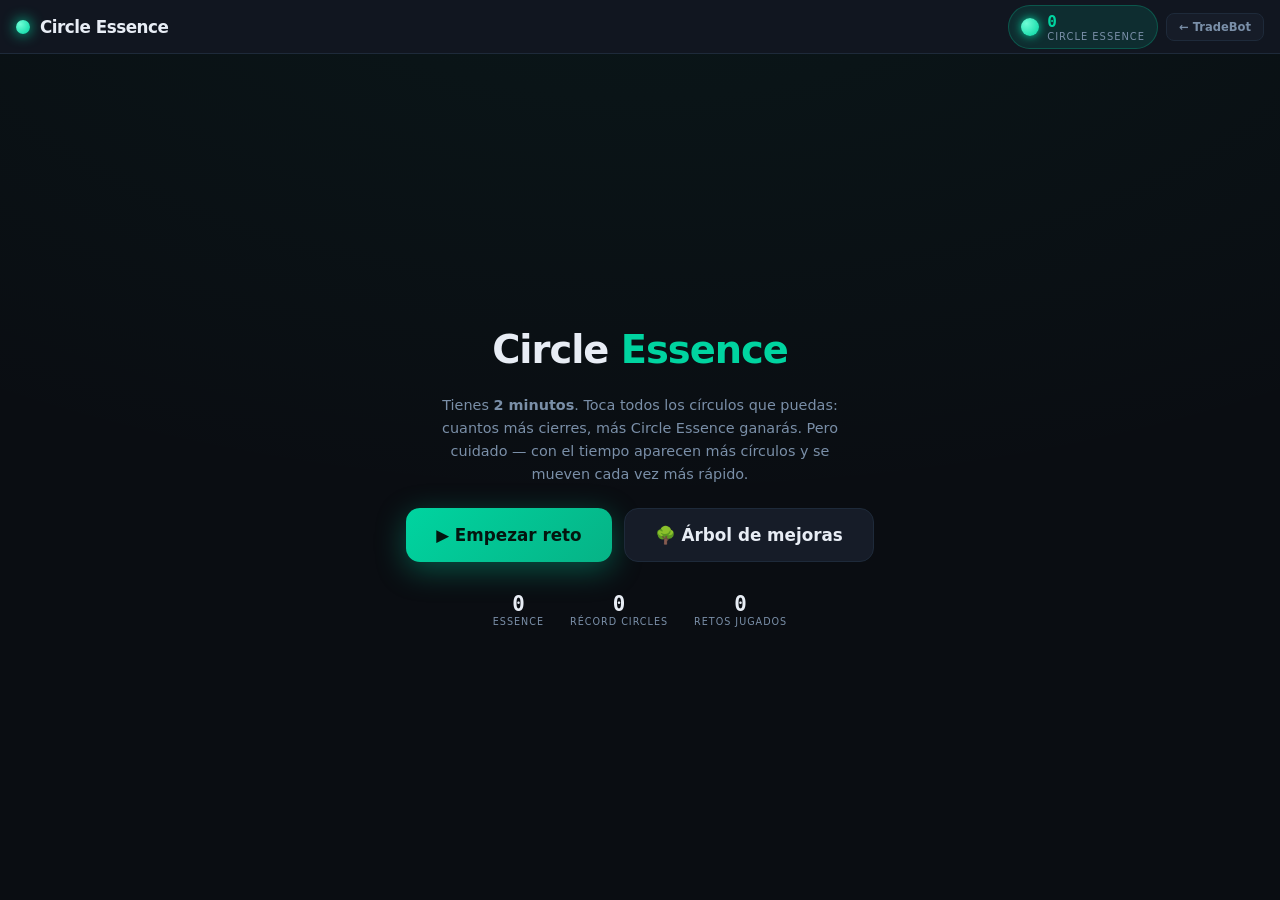
<file: game.html>
<!DOCTYPE html>
<html lang="es">
<head>
<meta charset="UTF-8">
<meta name="viewport" content="width=device-width, initial-scale=1.0, user-scalable=no">
<title>Circle Essence</title>
<style>
  :root {
    --bg: #0a0d12;
    --surface: #111620;
    --surface2: #161c28;
    --border: #1e2a3a;
    --accent: #00d4a0;
    --accent-dim: rgba(0,212,160,0.12);
    --red: #ff4d6a;
    --red-dim: rgba(255,77,106,0.12);
    --yellow: #f5c542;
    --yellow-dim: rgba(245,197,66,0.1);
    --purple: #9d7bff;
    --text: #e8edf5;
    --text2: #7a8fa8;
    --text3: #3d5068;
    --font: 'Space Grotesk', system-ui, sans-serif;
    --mono: 'JetBrains Mono', ui-monospace, monospace;
  }
  @import url('https://fonts.googleapis.com/css2?family=Space+Grotesk:wght@300;400;500;600;700&family=JetBrains+Mono:wght@400;500;600&display=swap');

  * { margin:0; padding:0; box-sizing:border-box; -webkit-tap-highlight-color: transparent; }
  html, body { height:100%; overflow:hidden; }
  body {
    background: radial-gradient(1200px 600px at 50% -10%, rgba(0,212,160,0.05), transparent), var(--bg);
    color: var(--text);
    font-family: var(--font);
    display:flex; flex-direction:column;
    user-select:none;
  }

  /* TOPBAR */
  .topbar {
    display:flex; align-items:center; justify-content:space-between;
    padding:0 16px; height:54px; flex-shrink:0;
    border-bottom:1px solid var(--border); background:var(--surface);
    z-index:30;
  }
  .brand { display:flex; align-items:center; gap:10px; font-weight:700; font-size:1.05rem; letter-spacing:-0.5px; }
  .brand .orb { width:14px; height:14px; border-radius:50%; background:radial-gradient(circle at 30% 30%, #6ffdd6, var(--accent)); box-shadow:0 0 14px var(--accent); }
  .essence-wallet {
    display:flex; align-items:center; gap:8px;
    background:var(--accent-dim); border:1px solid rgba(0,212,160,0.25);
    padding:6px 12px; border-radius:30px;
  }
  .essence-wallet .coin { width:18px; height:18px; border-radius:50%; background:radial-gradient(circle at 30% 30%, #6ffdd6, var(--accent)); box-shadow:0 0 10px var(--accent); flex-shrink:0; }
  .essence-wallet .amt { font-family:var(--mono); font-weight:700; font-size:1rem; color:var(--accent); }
  .essence-wallet .lbl { font-size:0.62rem; color:var(--text2); text-transform:uppercase; letter-spacing:1px; }

  .topbar .right { display:flex; align-items:center; gap:8px; }
  .icon-link {
    background:var(--surface2); border:1px solid var(--border); color:var(--text2);
    border-radius:8px; padding:6px 12px; font-size:0.72rem; font-weight:600; cursor:pointer;
    text-decoration:none; transition:all .15s; font-family:var(--font);
  }
  .icon-link:hover { border-color:var(--accent); color:var(--accent); }

  /* VIEW LAYOUT */
  .stage { flex:1; position:relative; overflow:hidden; min-height:0; }
  .view { position:absolute; inset:0; display:none; }
  .view.active { display:flex; }

  /* ---- HOME / MENU ---- */
  #view-home { flex-direction:column; align-items:center; justify-content:center; gap:22px; padding:24px; text-align:center; }
  .home-title { font-size:2.4rem; font-weight:700; letter-spacing:-1px; }
  .home-title span { color:var(--accent); }
  .home-sub { color:var(--text2); max-width:440px; line-height:1.6; font-size:0.9rem; }
  .home-actions { display:flex; gap:12px; flex-wrap:wrap; justify-content:center; }
  .big-btn {
    border:none; cursor:pointer; font-family:var(--font); font-weight:700;
    padding:16px 30px; border-radius:14px; font-size:1.05rem; transition:transform .12s, box-shadow .2s;
  }
  .big-btn.play { background:linear-gradient(135deg, var(--accent), #06b386); color:#04150f; box-shadow:0 8px 30px rgba(0,212,160,0.35); }
  .big-btn.tree { background:var(--surface2); color:var(--text); border:1px solid var(--border); }
  .big-btn:active { transform:scale(0.96); }
  .home-stats { display:flex; gap:26px; margin-top:8px; flex-wrap:wrap; justify-content:center; }
  .home-stat { text-align:center; }
  .home-stat .v { font-family:var(--mono); font-size:1.3rem; font-weight:700; }
  .home-stat .l { font-size:0.6rem; color:var(--text2); text-transform:uppercase; letter-spacing:1px; }

  /* ---- GAME ---- */
  #view-game { flex-direction:column; }
  .hud {
    display:flex; align-items:center; justify-content:space-between; gap:12px;
    padding:8px 14px; background:var(--surface); border-bottom:1px solid var(--border); z-index:10; flex-wrap:wrap;
  }
  .hud-block { display:flex; align-items:center; gap:8px; }
  .hud-pill { background:var(--surface2); border:1px solid var(--border); border-radius:10px; padding:5px 12px; text-align:center; min-width:78px; }
  .hud-pill .l { font-size:0.55rem; color:var(--text2); text-transform:uppercase; letter-spacing:1px; }
  .hud-pill .v { font-family:var(--mono); font-weight:700; font-size:1.05rem; }
  .hud-pill .v.circles { color:var(--accent); }
  .hud-pill .v.time { color:var(--yellow); }
  .hud-pill .v.time.low { color:var(--red); }
  .exit-btn {
    background:var(--red-dim); border:1px solid rgba(255,77,106,0.35); color:var(--red);
    border-radius:10px; padding:6px 14px; font-weight:700; font-size:0.8rem; cursor:pointer; font-family:var(--font);
    transition:all .15s;
  }
  .exit-btn:hover { background:rgba(255,77,106,0.2); }
  .timebar { height:4px; background:var(--surface2); position:relative; flex-shrink:0; }
  .timebar .fill { position:absolute; left:0; top:0; bottom:0; background:linear-gradient(90deg, var(--accent), var(--yellow)); width:100%; transition:width .25s linear; }
  #game-canvas { flex:1; display:block; width:100%; touch-action:none; cursor:crosshair; }

  .combo-flash {
    position:absolute; pointer-events:none; font-family:var(--mono); font-weight:700;
    color:var(--accent); text-shadow:0 0 10px rgba(0,212,160,0.6); font-size:1rem;
    animation:floatUp .8s ease-out forwards; z-index:20;
  }
  @keyframes floatUp { from{opacity:1; transform:translateY(0) scale(1);} to{opacity:0; transform:translateY(-40px) scale(1.3);} }

  /* ---- UPGRADE TREE ---- */
  #view-tree { flex-direction:column; }
  .tree-head { display:flex; align-items:center; justify-content:space-between; padding:12px 16px; border-bottom:1px solid var(--border); background:var(--surface); flex-wrap:wrap; gap:10px; }
  .tree-head h2 { font-size:1.2rem; font-weight:700; }
  .tree-head h2 small { color:var(--text2); font-weight:400; font-size:0.75rem; display:block; margin-top:2px; }
  .tree-scroll { flex:1; overflow:auto; padding:24px; }
  .tree-grid { display:flex; gap:26px; align-items:flex-start; min-width:min-content; padding-bottom:20px; }
  .branch { display:flex; flex-direction:column; align-items:center; gap:0; min-width:172px; }
  .branch-title { font-weight:700; font-size:0.92rem; margin-bottom:4px; text-align:center; }
  .branch-icon { font-size:1.4rem; margin-bottom:2px; }
  .branch-desc { font-size:0.62rem; color:var(--text2); text-align:center; margin-bottom:12px; line-height:1.4; min-height:26px; }
  .node {
    width:160px; background:var(--surface); border:1px solid var(--border); border-radius:12px;
    padding:11px 12px; text-align:center; transition:all .18s; position:relative;
  }
  .node + .node { margin-top:0; }
  .connector { width:3px; height:18px; background:var(--border); }
  .connector.filled { background:var(--accent); box-shadow:0 0 8px rgba(0,212,160,0.4); }
  .node .nlvl { font-size:0.55rem; color:var(--text2); text-transform:uppercase; letter-spacing:1px; }
  .node .neffect { font-size:0.8rem; font-weight:600; margin:3px 0 7px; line-height:1.3; }
  .node .ncost {
    display:inline-flex; align-items:center; gap:5px; font-family:var(--mono); font-weight:700; font-size:0.82rem;
    background:var(--surface2); padding:4px 10px; border-radius:20px; cursor:pointer; border:1px solid var(--border); transition:all .15s;
  }
  .node .ncost .mini-coin { width:12px; height:12px; border-radius:50%; background:radial-gradient(circle at 30% 30%, #6ffdd6, var(--accent)); }
  .node.owned { border-color:rgba(0,212,160,0.5); background:linear-gradient(160deg, var(--accent-dim), var(--surface)); }
  .node.owned::after { content:"✓"; position:absolute; top:7px; right:9px; color:var(--accent); font-weight:700; font-size:0.8rem; }
  .node.affordable .ncost { border-color:var(--accent); color:var(--accent); }
  .node.affordable .ncost:hover { background:var(--accent); color:#04150f; }
  .node.locked { opacity:0.4; filter:grayscale(0.6); }
  .node.maxed .ncost { background:var(--accent-dim); color:var(--accent); cursor:default; border-color:transparent; }
  .node.cantafford .ncost { opacity:0.6; cursor:not-allowed; }
  .branch.locked-branch { opacity:0.45; }
  .branch-lock-note { font-size:0.6rem; color:var(--text3); margin-top:8px; text-align:center; max-width:150px; }

  /* ---- MODAL ---- */
  .overlay {
    position:absolute; inset:0; background:rgba(5,8,12,0.82); backdrop-filter:blur(6px);
    display:none; align-items:center; justify-content:center; z-index:50; padding:20px;
  }
  .overlay.show { display:flex; animation:fade .25s ease; }
  @keyframes fade { from{opacity:0;} to{opacity:1;} }
  .modal {
    background:var(--surface); border:1px solid var(--border); border-radius:18px; padding:26px;
    max-width:380px; width:100%; text-align:center; box-shadow:0 20px 60px rgba(0,0,0,0.6);
    animation:pop .3s cubic-bezier(.2,1.2,.4,1);
  }
  @keyframes pop { from{transform:scale(0.85); opacity:0;} to{transform:scale(1); opacity:1;} }
  .modal h3 { font-size:1.35rem; margin-bottom:6px; }
  .modal .reward-coin { width:64px; height:64px; border-radius:50%; margin:10px auto; background:radial-gradient(circle at 32% 30%, #8ffde2, var(--accent)); box-shadow:0 0 30px rgba(0,212,160,0.5); display:flex; align-items:center; justify-content:center; font-size:1.6rem; }
  .modal .reward-amt { font-family:var(--mono); font-size:2.2rem; font-weight:700; color:var(--accent); }
  .modal .reward-label { font-size:0.7rem; color:var(--text2); text-transform:uppercase; letter-spacing:1px; margin-bottom:6px; }
  .modal .breakdown { font-size:0.78rem; color:var(--text2); line-height:1.7; margin:12px 0; background:var(--surface2); border-radius:10px; padding:12px; }
  .modal .breakdown b { color:var(--text); }
  .modal .warn { color:var(--yellow); font-size:0.78rem; line-height:1.5; margin:10px 0; }
  .modal-actions { display:flex; gap:10px; margin-top:8px; }
  .modal-actions button { flex:1; border:none; cursor:pointer; font-family:var(--font); font-weight:700; padding:12px; border-radius:11px; font-size:0.9rem; transition:transform .1s; }
  .modal-actions button:active { transform:scale(0.95); }
  .btn-ghost { background:var(--surface2); color:var(--text); border:1px solid var(--border) !important; }
  .btn-go { background:linear-gradient(135deg, var(--accent), #06b386); color:#04150f; }
  .btn-danger { background:var(--red-dim); color:var(--red); border:1px solid rgba(255,77,106,0.4) !important; }

  .toast {
    position:absolute; bottom:20px; left:50%; transform:translateX(-50%) translateY(20px);
    background:var(--surface2); border:1px solid var(--border); color:var(--text);
    padding:10px 18px; border-radius:12px; font-size:0.82rem; opacity:0; transition:all .3s; z-index:60; pointer-events:none;
  }
  .toast.show { opacity:1; transform:translateX(-50%) translateY(0); }
</style>
</head>
<body>

<!-- TOPBAR -->
<div class="topbar">
  <div class="brand"><div class="orb"></div> Circle Essence</div>
  <div class="right">
    <div class="essence-wallet" title="Tu Circle Essence">
      <div class="coin"></div>
      <div>
        <div class="amt" id="wallet-amt">0</div>
        <div class="lbl">Circle Essence</div>
      </div>
    </div>
    <a class="icon-link" href="index.html">← TradeBot</a>
  </div>
</div>

<div class="stage">

  <!-- HOME -->
  <div class="view active" id="view-home">
    <div class="home-title">Circle <span>Essence</span></div>
    <div class="home-sub">Tienes <b>2 minutos</b>. Toca todos los círculos que puedas: cuantos más cierres, más Circle Essence ganarás. Pero cuidado — con el tiempo aparecen más círculos y se mueven cada vez más rápido.</div>
    <div class="home-actions">
      <button class="big-btn play" onclick="Game.start()">▶ Empezar reto</button>
      <button class="big-btn tree" onclick="UI.show('tree')">🌳 Árbol de mejoras</button>
    </div>
    <div class="home-stats">
      <div class="home-stat"><div class="v" id="home-essence">0</div><div class="l">Essence</div></div>
      <div class="home-stat"><div class="v" id="home-best">0</div><div class="l">Récord circles</div></div>
      <div class="home-stat"><div class="v" id="home-runs">0</div><div class="l">Retos jugados</div></div>
    </div>
  </div>

  <!-- GAME -->
  <div class="view" id="view-game">
    <div class="hud">
      <div class="hud-block">
        <div class="hud-pill"><div class="l">Circles</div><div class="v circles" id="hud-circles">0</div></div>
        <div class="hud-pill"><div class="l">Tiempo</div><div class="v time" id="hud-time">2:00</div></div>
        <div class="hud-pill"><div class="l">Essence proy.</div><div class="v" id="hud-proj" style="color:var(--accent)">0</div></div>
      </div>
      <button class="exit-btn" onclick="Game.requestExit()">⏏ Salir antes</button>
    </div>
    <div class="timebar"><div class="fill" id="timebar-fill"></div></div>
    <canvas id="game-canvas"></canvas>
  </div>

  <!-- UPGRADE TREE -->
  <div class="view" id="view-tree">
    <div class="tree-head">
      <h2>Árbol de mejoras <small>Gasta Circle Essence para potenciar tus retos</small></h2>
      <button class="icon-link" onclick="UI.show('home')">← Volver</button>
    </div>
    <div class="tree-scroll">
      <div class="tree-grid" id="tree-grid"></div>
    </div>
  </div>

  <!-- MODALS -->
  <div class="overlay" id="overlay-exit">
    <div class="modal">
      <h3>¿Salir antes de tiempo?</h3>
      <div class="warn" id="exit-warn"></div>
      <div class="breakdown" id="exit-breakdown"></div>
      <div class="modal-actions">
        <button class="btn-ghost" onclick="Game.cancelExit()">Seguir jugando</button>
        <button class="btn-danger" onclick="Game.confirmExit()">Salir y cobrar</button>
      </div>
    </div>
  </div>

  <div class="overlay" id="overlay-result">
    <div class="modal">
      <h3 id="result-title">¡Tiempo!</h3>
      <div class="reward-coin">🪙</div>
      <div class="reward-amt" id="result-amt">+0</div>
      <div class="reward-label">Circle Essence ganada</div>
      <div class="breakdown" id="result-breakdown"></div>
      <div class="modal-actions">
        <button class="btn-ghost" onclick="UI.show('tree'); UI.closeModals();">🌳 Mejoras</button>
        <button class="btn-go" onclick="Game.start(); UI.closeModals();">▶ Otra vez</button>
      </div>
    </div>
  </div>

  <div class="toast" id="toast"></div>
</div>

<script>
/* ====================== STATE / PERSISTENCE ====================== */
const SAVE_KEY = 'circleEssenceSave_v1';
const State = {
  essence: 0,
  bestCircles: 0,
  runs: 0,
  upgrades: {}, // id -> level
};
function loadState(){
  try {
    const raw = localStorage.getItem(SAVE_KEY);
    if (raw){ Object.assign(State, JSON.parse(raw)); }
  } catch(e){}
  if (!State.upgrades) State.upgrades = {};
}
function saveState(){
  try { localStorage.setItem(SAVE_KEY, JSON.stringify(State)); } catch(e){}
}

/* ====================== UPGRADE TREE DEFINITION ======================
   Cada rama (branch) es una cadena de niveles. Las ramas se desbloquean
   en orden: al comprar el PRIMER nivel de una rama, se desvela la siguiente. */
const TREE = [
  {
    id:'abundancia', title:'Abundancia', icon:'⭕',
    desc:'Más círculos en pantalla (base: 4).',
    levels:[
      { cost:8,   label:'+1 círculo' },
      { cost:18,  label:'+1 círculo' },
      { cost:35,  label:'+1 círculo' },
      { cost:60,  label:'+1 círculo' },
      { cost:95,  label:'+1 círculo' },
    ]
  },
  {
    id:'esencia', title:'Esencia', icon:'💎',
    desc:'Más Circle Essence por cada círculo (XP).',
    levels:[
      { cost:12,  label:'+15% essence' },
      { cost:26,  label:'+15% essence' },
      { cost:48,  label:'+15% essence' },
      { cost:80,  label:'+20% essence' },
      { cost:130, label:'+25% essence' },
    ]
  },
  {
    id:'calma', title:'Calma', icon:'🐢',
    desc:'Los círculos se mueven más despacio.',
    levels:[
      { cost:15,  label:'-10% velocidad' },
      { cost:30,  label:'-10% velocidad' },
      { cost:55,  label:'-10% velocidad' },
      { cost:90,  label:'-12% velocidad' },
    ]
  },
  {
    id:'tiempo', title:'Tiempo', icon:'⏳',
    desc:'Más segundos de reto.',
    levels:[
      { cost:25,  label:'+15 segundos' },
      { cost:55,  label:'+15 segundos' },
      { cost:100, label:'+20 segundos' },
    ]
  },
  {
    id:'fortuna', title:'Fortuna', icon:'🌟',
    desc:'Aparecen círculos dorados que valen x5.',
    levels:[
      { cost:40,  label:'5% dorados' },
      { cost:85,  label:'+4% dorados' },
      { cost:150, label:'+4% dorados (x6)' },
    ]
  },
];

function lvl(id){ return State.upgrades[id] || 0; }
function branchIndex(id){ return TREE.findIndex(b=>b.id===id); }
// Una rama está desbloqueada si es la primera, o si la rama anterior tiene >=1 nivel comprado.
function branchUnlocked(i){
  if (i===0) return true;
  const prev = TREE[i-1];
  return lvl(prev.id) >= 1;
}

/* Efectos derivados de las mejoras */
const Effects = {
  maxCircles(){ return 4 + lvl('abundancia'); },          // base + niveles
  essenceMult(){
    const l = lvl('esencia');
    let m = 1;
    const inc = [0.15,0.15,0.15,0.20,0.25];
    for (let i=0;i<l;i++) m += inc[i];
    return m;
  },
  speedFactor(){
    const l = lvl('calma');
    const dec = [0.10,0.10,0.10,0.12];
    let f = 1;
    for (let i=0;i<l;i++) f *= (1-dec[i]);
    return f;
  },
  duration(){
    const l = lvl('tiempo');
    const add = [15,15,20];
    let d = 120;
    for (let i=0;i<l;i++) d += add[i];
    return d;
  },
  goldenChance(){
    const l = lvl('fortuna');
    const add = [0.05,0.04,0.04];
    let c = 0;
    for (let i=0;i<l;i++) c += add[i];
    return c;
  },
  goldenValue(){ return lvl('fortuna') >= 3 ? 6 : 5; }
};

/* ====================== UI ====================== */
const UI = {
  show(name){
    document.querySelectorAll('.view').forEach(v=>v.classList.remove('active'));
    document.getElementById('view-'+name).classList.add('active');
    if (name==='tree') this.renderTree();
    if (name==='home') this.renderHome();
    this.renderWallet();
  },
  renderWallet(){ document.getElementById('wallet-amt').textContent = Math.floor(State.essence); },
  renderHome(){
    document.getElementById('home-essence').textContent = Math.floor(State.essence);
    document.getElementById('home-best').textContent = State.bestCircles;
    document.getElementById('home-runs').textContent = State.runs;
  },
  closeModals(){ document.querySelectorAll('.overlay').forEach(o=>o.classList.remove('show')); },
  toast(msg){
    const t = document.getElementById('toast');
    t.textContent = msg; t.classList.add('show');
    clearTimeout(this._tt); this._tt = setTimeout(()=>t.classList.remove('show'), 1600);
  },
  renderTree(){
    const grid = document.getElementById('tree-grid');
    grid.innerHTML = '';
    TREE.forEach((branch, bi)=>{
      const unlocked = branchUnlocked(bi);
      const col = document.createElement('div');
      col.className = 'branch' + (unlocked ? '' : ' locked-branch');

      const head = document.createElement('div');
      head.innerHTML = `<div class="branch-icon">${branch.icon}</div>
                        <div class="branch-title">${branch.title}</div>
                        <div class="branch-desc">${branch.desc}</div>`;
      head.style.cssText = 'display:flex;flex-direction:column;align-items:center;';
      col.appendChild(head);

      const owned = lvl(branch.id);          // nº de niveles ya comprados en esta rama
      branch.levels.forEach((node, ni)=>{
        if (ni>0){
          const c = document.createElement('div');
          c.className = 'connector' + (owned >= ni ? ' filled' : '');
          col.appendChild(c);
        }
        const purchased = owned >= (ni+1);     // nivel ni comprado cuando owned >= ni+1
        const isNext = !purchased && owned === ni;   // el siguiente comprable de la rama
        const affordable = isNext && unlocked && State.essence >= node.cost;

        const el = document.createElement('div');
        let cls = 'node';
        if (purchased) cls += ' owned';
        else if (!unlocked || !isNext) cls += ' locked';
        else if (affordable) cls += ' affordable';
        else cls += ' cantafford';
        el.className = cls;

        el.innerHTML = `<div class="nlvl">Nivel ${ni+1}</div>
                        <div class="neffect">${node.label}</div>
                        ${purchased
                          ? '<span class="ncost" style="background:var(--accent-dim);color:var(--accent);border-color:transparent;cursor:default">Adquirido</span>'
                          : `<span class="ncost"><span class="mini-coin"></span>${node.cost}</span>`}`;

        if (isNext && unlocked){
          el.querySelector('.ncost').onclick = ()=> UI.buy(branch.id, ni, node);
        }
        col.appendChild(el);
      });

      if (!unlocked){
        const note = document.createElement('div');
        note.className = 'branch-lock-note';
        note.textContent = `🔒 Mejora "${TREE[bi-1].title}" para desbloquear`;
        col.appendChild(note);
      }

      grid.appendChild(col);
    });
  },
  buy(branchId, nodeIndex, node){
    const owned = lvl(branchId);
    if (owned !== nodeIndex){ return; }              // sólo el siguiente nivel
    if (State.essence < node.cost){ UI.toast('No tienes suficiente Circle Essence'); return; }
    State.essence -= node.cost;
    State.upgrades[branchId] = owned + 1;
    saveState();
    UI.renderWallet();
    UI.renderTree();
    const branch = TREE[branchIndex(branchId)];
    UI.toast(`✔ ${branch.title} mejorado`);
    // Si acabamos de comprar el primer nivel, la siguiente rama se desvela sola al re-render.
  }
};

/* ====================== GAME ====================== */
const Game = {
  canvas:null, ctx:null, raf:null,
  circles:[], running:false,
  circlesPopped:0, startTime:0, duration:120, lastSpawn:0,
  W:0, H:0, dpr:1,

  init(){
    this.canvas = document.getElementById('game-canvas');
    this.ctx = this.canvas.getContext('2d');
    window.addEventListener('resize', ()=>this.resize());
    const hit = (e)=>this.handleHit(e);
    this.canvas.addEventListener('pointerdown', hit);
  },
  resize(){
    if (!this.canvas) return;
    this.dpr = Math.min(window.devicePixelRatio||1, 2);
    const r = this.canvas.getBoundingClientRect();
    this.W = r.width; this.H = r.height;
    this.canvas.width = r.width * this.dpr;
    this.canvas.height = r.height * this.dpr;
    this.ctx.setTransform(this.dpr,0,0,this.dpr,0,0);
  },

  start(){
    UI.closeModals();
    UI.show('game');
    this.resize();
    this.circles = [];
    this.circlesPopped = 0;
    this.scoreUnits = 0;            // unidades ponderadas (dorados valen más)
    this.duration = Effects.duration();
    this.baseMax = Effects.maxCircles();
    this.speedFactor = Effects.speedFactor();
    this.goldenChance = Effects.goldenChance();
    this.goldenValue = Effects.goldenValue();
    this.essenceMult = Effects.essenceMult();
    this.startTime = performance.now();
    this.running = true;
    this.exitPending = false;
    // semilla inicial
    for (let i=0;i<this.baseMax;i++) this.spawn();
    this.updateHud();
    document.getElementById('hud-time').textContent = this.fmtTime(this.duration);
    document.getElementById('timebar-fill').style.width = '100%';
    cancelAnimationFrame(this.raf);
    this._last = performance.now();
    this.loop();
  },

  // dificultad: progreso 0->1 a lo largo del reto
  progress(){ return Math.min(1, (performance.now()-this.startTime)/(this.duration*1000)); },
  // nº máximo de círculos sube con el tiempo (hasta +7)
  currentMax(){ return Math.round(this.baseMax + this.progress()*7); },
  // multiplicador de velocidad: x1 al inicio, hasta x2.4 al final
  speedRamp(){ return 1 + this.progress()*1.4; },

  spawn(){
    const p = this.progress();
    const isGold = Math.random() < this.goldenChance;
    const baseR = isGold ? 16 : (22 - p*7);          // se encogen con el tiempo
    const r = Math.max(11, baseR + (Math.random()*6-3));
    // velocidad base (sin rampa de tiempo); la rampa se aplica cada frame en loop()
    const speed = (40 + Math.random()*55) * this.speedFactor;
    const ang = Math.random()*Math.PI*2;
    this.circles.push({
      x: r + Math.random()*(this.W-2*r),
      y: r + Math.random()*(this.H-2*r),
      vx: Math.cos(ang)*speed,
      vy: Math.sin(ang)*speed,
      r, gold:isGold, born:performance.now(), pulse:Math.random()*Math.PI*2
    });
  },

  handleHit(e){
    if (!this.running) return;
    const rect = this.canvas.getBoundingClientRect();
    const x = e.clientX - rect.left;
    const y = e.clientY - rect.top;
    // buscar el círculo más cercano tocado (prioriza el de encima)
    for (let i=this.circles.length-1; i>=0; i--){
      const c = this.circles[i];
      const dx = x-c.x, dy = y-c.y;
      if (dx*dx+dy*dy <= (c.r+4)*(c.r+4)){
        this.pop(c, i, x, y);
        return;
      }
    }
  },

  pop(c, i, x, y){
    this.circles.splice(i,1);
    this.circlesPopped++;
    const units = c.gold ? this.goldenValue : 1;
    this.scoreUnits += units;
    this.flash(x, y, c.gold ? `+${units}★` : '+1', c.gold);
    // respawn manteniendo el número objetivo
    this.spawn();
    this.updateHud();
  },

  flash(x,y,txt,gold){
    const el = document.createElement('div');
    el.className = 'combo-flash';
    el.textContent = txt;
    el.style.left = x+'px'; el.style.top = y+'px';
    if (gold) el.style.color = 'var(--yellow)';
    document.getElementById('view-game').appendChild(el);
    setTimeout(()=>el.remove(), 800);
  },

  projectedEssence(){ return Math.floor(this.scoreUnits * this.essenceMult); },

  updateHud(){
    document.getElementById('hud-circles').textContent = this.circlesPopped;
    document.getElementById('hud-proj').textContent = this.projectedEssence();
  },

  loop(){
    if (!this.running) return;
    const now = performance.now();
    const dt = Math.min(0.05, (now - (this._last||now))/1000);
    this._last = now;

    // mantener el número de círculos objetivo (sube con el tiempo)
    const target = this.currentMax();
    while (this.circles.length < target) this.spawn();

    // física: la rampa de tiempo acelera a TODOS los círculos por igual
    const ramp = this.speedRamp();
    for (const c of this.circles){
      c.x += c.vx*ramp*dt;
      c.y += c.vy*ramp*dt;
      if (c.x < c.r){ c.x=c.r; c.vx*=-1; }
      if (c.x > this.W-c.r){ c.x=this.W-c.r; c.vx*=-1; }
      if (c.y < c.r){ c.y=c.r; c.vy*=-1; }
      if (c.y > this.H-c.r){ c.y=this.H-c.r; c.vy*=-1; }
      c.pulse += dt*4;
    }

    this.draw();

    // tiempo
    const elapsed = (now - this.startTime)/1000;
    const remain = Math.max(0, this.duration - elapsed);
    const m = Math.floor(remain/60), s = Math.floor(remain%60);
    const tEl = document.getElementById('hud-time');
    tEl.textContent = `${m}:${s<10?'0':''}${s}`;
    tEl.classList.toggle('low', remain <= 15);
    document.getElementById('timebar-fill').style.width = (remain/this.duration*100)+'%';

    if (remain <= 0){ this.finish(false); return; }
    this.raf = requestAnimationFrame(()=>this.loop());
  },

  draw(){
    const ctx = this.ctx;
    ctx.clearRect(0,0,this.W,this.H);
    for (const c of this.circles){
      const pr = c.r + Math.sin(c.pulse)*1.5;
      const g = ctx.createRadialGradient(c.x-pr*0.3, c.y-pr*0.3, pr*0.1, c.x, c.y, pr);
      if (c.gold){
        g.addColorStop(0,'#fff3b0'); g.addColorStop(0.5,'#f5c542'); g.addColorStop(1,'#b88a00');
      } else {
        g.addColorStop(0,'#8ffde2'); g.addColorStop(0.55,'#00d4a0'); g.addColorStop(1,'#06795f');
      }
      ctx.beginPath(); ctx.arc(c.x,c.y,pr,0,Math.PI*2);
      ctx.fillStyle = g; ctx.fill();
      ctx.lineWidth = 2;
      ctx.strokeStyle = c.gold ? 'rgba(255,240,180,0.8)' : 'rgba(140,255,226,0.6)';
      ctx.stroke();
      if (c.gold){
        ctx.fillStyle='rgba(255,255,255,0.9)'; ctx.font=`${pr}px sans-serif`;
        ctx.textAlign='center'; ctx.textBaseline='middle'; ctx.fillText('★', c.x, c.y+1);
      }
    }
  },

  /* ---- salir antes de tiempo ---- */
  requestExit(){
    if (!this.running) return;
    this.running = false;
    cancelAnimationFrame(this.raf);
    this._pausedElapsed = performance.now() - this.startTime;   // congelar reloj
    const elapsed = this._pausedElapsed/1000;
    const frac = Math.min(1, elapsed/this.duration);
    // penalización: cuanto antes salgas, menos cobras de lo proyectado
    const penalty = 0.35 + 0.65*frac;          // 35% al principio -> 100% al final
    const full = this.projectedEssence();
    const payout = Math.floor(full * penalty);
    this.pendingPayout = payout;
    document.getElementById('exit-warn').innerHTML =
      `Llevas <b>${this.fmtTime(elapsed)}</b> jugados. Si sales ahora cobras menos: sólo el <b>${Math.round(penalty*100)}%</b> de tu Essence proyectada.`;
    document.getElementById('exit-breakdown').innerHTML =
      `Circles: <b>${this.circlesPopped}</b><br>` +
      `Essence completa: <b>${full}</b><br>` +
      `Penalización por salir: <b style="color:var(--red)">-${full-payout}</b><br>` +
      `<span style="font-size:0.95rem">Cobrarías: <b style="color:var(--accent)">${payout}</b> 🪙</span>`;
    document.getElementById('overlay-exit').classList.add('show');
  },
  cancelExit(){
    document.getElementById('overlay-exit').classList.remove('show');
    this.running = true; this._last = performance.now();
    // reanudar manteniendo el tiempo transcurrido antes del modal
    this.startTime = performance.now() - (this._pausedElapsed||0);
    this.raf = requestAnimationFrame(()=>this.loop());
  },
  confirmExit(){
    document.getElementById('overlay-exit').classList.remove('show');
    this.finish(true, this.pendingPayout);
  },

  fmtTime(s){ const m=Math.floor(s/60), sec=Math.floor(s%60); return `${m}:${sec<10?'0':''}${sec}`; },

  finish(early, forcedPayout){
    this.running = false;
    cancelAnimationFrame(this.raf);
    const payout = early ? forcedPayout : this.projectedEssence();
    State.essence += payout;
    State.runs += 1;
    if (this.circlesPopped > State.bestCircles) State.bestCircles = this.circlesPopped;
    saveState();
    UI.renderWallet();

    document.getElementById('result-title').textContent = early ? '⏏ Saliste antes' : '⏱ ¡Tiempo!';
    document.getElementById('result-amt').textContent = '+'+payout;
    let bd = `Circles tocados: <b>${this.circlesPopped}</b><br>` +
             `Multiplicador essence: <b>x${this.essenceMult.toFixed(2)}</b><br>`;
    if (early) bd += `<span style="color:var(--red)">Salida anticipada aplicada</span><br>`;
    bd += `Total acumulado: <b>${Math.floor(State.essence)}</b> 🪙`;
    document.getElementById('result-breakdown').innerHTML = bd;
    document.getElementById('overlay-result').classList.add('show');
  }
};

/* ====================== INIT ====================== */
loadState();
Game.init();
UI.renderWallet();
UI.renderHome();
</script>
</body>
</html>
</file>
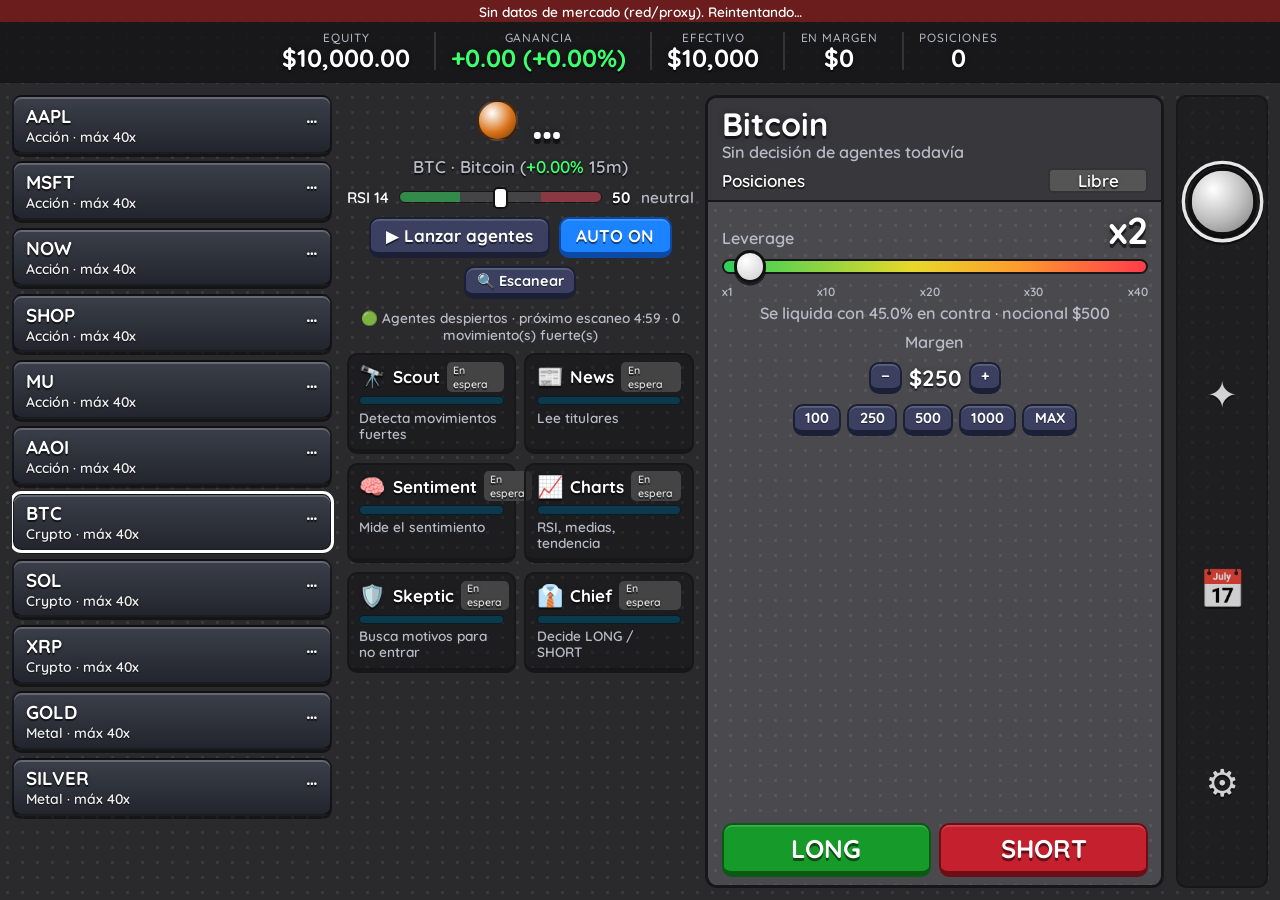
<file: grok.html>
<!DOCTYPE html>
<html lang="es">
<head>
<meta charset="UTF-8">
<meta name="viewport" content="width=device-width, initial-scale=1, viewport-fit=cover, user-scalable=no">
<meta name="theme-color" content="#2a2a2d">
<title>Grok Bot</title>
<link rel="manifest" href="manifest.webmanifest">
<link rel="icon" href="icon-192.png">
<link rel="preconnect" href="https://fonts.googleapis.com">
<link href="https://fonts.googleapis.com/css2?family=Quicksand:wght@400;500;600;700&display=swap" rel="stylesheet">
<style>
:root{
  --font:'Quicksand',ui-rounded,'Trebuchet MS',system-ui,sans-serif;
  --bg:#2a2a2d; --dot:rgba(255,255,255,.07); --panel:#4a4a4e; --panel-d:#38383c; --edge:#17171a;
  --btn:#3b4060; --btn-edge:#1c2036; --text:#fff; --muted:#b9bcc8;
  --up:#3dff6e; --down:#ff4a5c; --gold:#ffd93a; --cyan:#37f0d4; --orange:#ff9a2e; --blue:#4d8dff; --track:#0c3a4c;
  --buy:#169b2a; --buy-edge:#0a5a16; --sell:#c4202e; --sell-edge:#6e0d16;
}
.teal{ --bg:#0e5d70; --dot:rgba(0,0,0,.13); --panel:#0f4c5c; --panel-d:#0b3c49; --edge:#06303b;
  --btn:#0b57b8; --btn-edge:#08336f; --track:#082f3d; }
*{box-sizing:border-box;margin:0;padding:0;-webkit-tap-highlight-color:transparent}
html{font-size:clamp(11px,2.35vh,17px)}
html,body{height:100%;overflow:hidden;background:var(--bg);color:var(--text);font-family:var(--font);font-weight:600;
  -webkit-user-select:none;user-select:none}
#app{height:100%;display:flex;flex-direction:column;background:var(--bg);
  background-image:radial-gradient(var(--dot) 1.6px,transparent 1.8px);background-size:15px 15px;
  padding:env(safe-area-inset-top) env(safe-area-inset-right) env(safe-area-inset-bottom) env(safe-area-inset-left)}
.txt{text-shadow:0 .1em 0 rgba(0,0,0,.55),0 0 .2em rgba(0,0,0,.4)}
b{font-weight:700}
/* top strip */
#top{flex:none;background:rgba(20,20,22,.78);border-bottom:.2rem solid var(--edge);min-height:3.6rem;
  display:flex;align-items:center;justify-content:center;gap:.5rem;padding:.3rem 1rem;flex-wrap:wrap;
  font-weight:700;line-height:1.05;white-space:nowrap;overflow:hidden}
.stat{display:flex;flex-direction:column;align-items:center;min-width:5.5rem;padding:0 .9rem;border-left:.12rem solid rgba(255,255,255,.12)}
.stat:first-child{border-left:0}
.stat span{font-size:.7rem;font-weight:500;color:var(--muted);text-transform:uppercase;letter-spacing:.08em}
.stat b{font-size:1.45rem}
.teal #top{background:rgba(6,38,48,.85)}
#banner{flex:none;text-align:center;font-size:.8rem;font-weight:600;padding:.15rem;background:#6b1d1d;display:none}
#banner.on{display:block}
/* layout */
#main{flex:1;min-height:0;display:flex;gap:.7rem;padding:.7rem}
#left{flex:none;width:19rem;overflow-y:auto;display:flex;flex-direction:column;gap:.45rem;padding-right:.15rem}
#center{flex:1;min-width:0;overflow-y:auto;display:flex;flex-direction:column;gap:.6rem}
#right{flex:none;width:27rem;display:flex;flex-direction:column;min-height:0}
#rail{flex:none;width:5.4rem;background:rgba(20,20,22,.55);border-radius:.6rem;display:flex;flex-direction:column;
  align-items:center;justify-content:space-around;padding:.4rem 0;border:.15rem solid var(--edge)}
::-webkit-scrollbar{width:0;height:0}
/* asset rows */
.row{border-radius:.55rem;padding:.4rem .7rem;border:.15rem solid rgba(0,0,0,.55);cursor:pointer;position:relative;
  background:linear-gradient(180deg,var(--c1),var(--c2));box-shadow:inset 0 .12rem 0 rgba(255,255,255,.22),0 .18rem 0 rgba(0,0,0,.5)}
.row.sel{outline:.18rem solid #fff;outline-offset:-.1rem}
.row.hot{animation:pulse 1s infinite}
@keyframes pulse{50%{box-shadow:inset 0 .12rem 0 rgba(255,255,255,.22),0 0 .9rem var(--gold)}}
.row .l1{white-space:nowrap;display:flex;justify-content:space-between;align-items:baseline;gap:.4rem;font-size:1.1rem;font-weight:700}
.row .l2{display:flex;justify-content:space-between;font-size:.82rem;opacity:.92}
.chg{font-weight:700}.up{color:var(--up)}.down{color:var(--down)}.gold{color:var(--gold)}.cyan{color:var(--cyan)}.orange{color:var(--orange)}.blue{color:var(--blue)}.muted{color:var(--muted)}
.badge{font-size:.62rem;background:rgba(0,0,0,.45);border-radius:.3rem;padding:.05rem .3rem;margin-left:.25rem;vertical-align:middle}
/* buttons */
.btn{font-family:var(--font);font-weight:700;font-size:1rem;color:#fff;background:var(--btn);border:.15rem solid var(--btn-edge);
  border-bottom-width:.38rem;border-radius:.6rem;padding:.35rem .9rem;cursor:pointer;text-shadow:0 .1em 0 rgba(0,0,0,.5);
  box-shadow:inset 0 .1rem 0 rgba(255,255,255,.18)}
.btn:active{transform:translateY(.15rem);border-bottom-width:.23rem}
.btn.on{background:#1b83ff;border-color:#0b4aa6}
.btn.buy{background:var(--buy);border-color:var(--buy-edge)}
.btn.sell{background:var(--sell);border-color:var(--sell-edge)}
.btn.big{font-size:1.5rem;padding:.4rem 1rem;width:100%}
.btn.sm{font-size:.85rem;padding:.2rem .6rem}
.btn[disabled]{opacity:.45;filter:grayscale(.6)}
.btns{display:flex;gap:.5rem;flex-wrap:wrap;align-items:center}
/* center header */
.hdr{display:flex;align-items:center;gap:.8rem;justify-content:center;flex-wrap:wrap}
.hdr .big{font-size:3rem;font-weight:700;line-height:1}
.dot{width:2.4rem;height:2.4rem;border-radius:50%;background:radial-gradient(circle at 35% 30%,#fff,var(--c1) 55%,var(--c2));
  border:.15rem solid rgba(0,0,0,.6);flex:none}
.sub{text-align:center;color:var(--muted);font-size:1rem}
/* agent cards */
.agrid{display:grid;grid-template-columns:1fr 1fr;gap:.5rem}
.acard{background:rgba(0,0,0,.32);border:.15rem solid var(--edge);border-bottom-width:.3rem;border-radius:.6rem;padding:.4rem .6rem;display:flex;flex-direction:column;gap:.25rem;min-width:0}
.acard.running{border-color:var(--gold)}.acard.done{border-color:#3d7bff}
.acard.long{border-color:var(--up)}.acard.short{border-color:var(--down)}
.ah{display:flex;align-items:center;gap:.4rem;font-size:1rem}.ai{font-size:1.25rem;line-height:1}
.pill{margin-left:auto;font-size:.62rem;font-weight:600;padding:.05rem .4rem;border-radius:.3rem;background:#444;color:#ddd}
.running .pill{background:#7a5d00;color:var(--gold)}.done .pill{background:#14407f;color:#bcd4ff}.long .pill{background:#0f5a22;color:var(--up)}.short .pill{background:#6e0d16;color:var(--down)}
.bar{height:.55rem;border-radius:.3rem;background:var(--track);overflow:hidden;border:.08rem solid rgba(0,0,0,.5)}
.bar i{display:block;height:100%;width:0;background:#3d7bff;border-radius:.3rem}
.running .bar i{background:var(--gold)}.long .bar i{background:var(--up)}.short .bar i{background:var(--down)}
.at{font-size:.8rem;color:var(--muted);overflow:hidden;display:-webkit-box;-webkit-line-clamp:2;-webkit-box-orient:vertical;line-height:1.2}
/* RSI gauge */
.rsi{display:flex;align-items:center;gap:.6rem;justify-content:center;font-size:.9rem}
.rsibar{position:relative;flex:1;max-width:16rem;height:.7rem;border-radius:.4rem;border:.1rem solid var(--edge);
  background:linear-gradient(90deg,rgba(61,255,110,.45) 0 30%,rgba(255,255,255,.12) 30% 70%,rgba(255,74,92,.45) 70% 100%)}
.rsibar i{position:absolute;top:-.3rem;width:.9rem;height:1.3rem;margin-left:-.45rem;border-radius:.3rem;background:#fff;border:.15rem solid #111}
/* leverage bar */
.levbox{display:flex;flex-direction:column;gap:.25rem}
.levtop{display:flex;justify-content:space-between;align-items:baseline}
.levv{font-size:2.2rem;font-weight:700;line-height:1}
input[type=range]{-webkit-appearance:none;appearance:none;width:100%;height:1.5rem;background:transparent;touch-action:pan-y;cursor:pointer}
input[type=range]::-webkit-slider-runnable-track{height:.9rem;border-radius:.5rem;border:.12rem solid var(--edge);background:linear-gradient(90deg,#2fd05a 0%,#e8d82a 45%,#ff9a2e 70%,#ff3b4a 100%)}
input[type=range]::-moz-range-track{height:.9rem;border-radius:.5rem;border:.12rem solid var(--edge);background:linear-gradient(90deg,#2fd05a 0%,#e8d82a 45%,#ff9a2e 70%,#ff3b4a 100%)}
input[type=range]::-webkit-slider-thumb{-webkit-appearance:none;width:1.9rem;height:1.9rem;margin-top:-.62rem;border-radius:50%;background:radial-gradient(circle at 35% 30%,#fff,#ccc);border:.2rem solid #111;box-shadow:0 .15rem 0 rgba(0,0,0,.6)}
input[type=range]::-moz-range-thumb{width:1.5rem;height:1.5rem;border-radius:50%;background:#eee;border:.2rem solid #111}
.levticks{display:flex;justify-content:space-between;font-size:.7rem;color:var(--muted)}
/* panels */
.panel{background:var(--panel);border:.18rem solid var(--edge);border-radius:.7rem;display:flex;flex-direction:column;min-height:0;flex:1;
  background-image:radial-gradient(var(--dot) 1.6px,transparent 1.8px);background-size:15px 15px;overflow:hidden}
.panel .head{padding:.6rem .8rem .4rem;background:var(--panel-d);border-bottom:.15rem solid var(--edge)}
.panel h2{font-size:1.9rem;font-weight:700;line-height:1.05}
.panel .desc{color:var(--muted);font-size:.95rem}
.panel .body{flex:1;overflow-y:auto;padding:.6rem .8rem;display:flex;flex-direction:column;gap:.55rem}
.status{display:flex;justify-content:space-between;align-items:center;margin-top:.35rem;font-size:1rem}
.tag{background:#1a8d2a;border:.12rem solid #0a5a16;border-radius:.3rem;padding:0 1.6rem;font-weight:600}
.tag.no{background:#555;border-color:#333}
.tiles{display:flex;flex-wrap:wrap;gap:.5rem;justify-content:center}
.tile{width:4rem;height:4.2rem;border-radius:.5rem;border:.18rem solid #3cd24e;background:#2b2b2e;position:relative;
  display:flex;align-items:center;justify-content:center;font-size:1.5rem;font-weight:700;cursor:pointer;box-shadow:0 .15rem 0 rgba(0,0,0,.5)}
.tile i{position:absolute;top:.05rem;left:.25rem;font-size:.62rem;font-style:normal;color:#ddd;font-weight:600}
.tile.sel{background:#1e6a2b;box-shadow:0 0 .8rem #3cd24e}
.tile.lock{border-color:#c4202e;opacity:.55;cursor:not-allowed}
.stepper{display:flex;align-items:center;gap:.4rem;justify-content:center;font-size:1.3rem;font-weight:700}
.chips{display:flex;gap:.35rem;justify-content:center;flex-wrap:wrap}
.cards{display:flex;flex-direction:column;gap:.5rem}
.card{background:rgba(0,0,0,.28);border:.12rem solid var(--edge);border-radius:.55rem;padding:.45rem .7rem;font-size:.95rem}
.card .t{display:flex;justify-content:space-between;font-weight:600}
/* positions (prestige) */
.tabsrow{display:flex;gap:.5rem;justify-content:center;flex-wrap:wrap}
.prow{display:flex;align-items:center;gap:.5rem;cursor:pointer;padding:.15rem 0}
.prow.sel .ring{box-shadow:0 0 .8rem #fff}
.ring{flex:none;width:3.6rem;height:3.6rem;border-radius:50%;border:.3rem solid #0a5a7a;background:#0a3040;display:flex;flex-direction:column;
  align-items:center;justify-content:center;font-weight:700;line-height:1;font-size:1.05rem}
.ring small{font-size:.58rem;font-weight:500;color:#9fd}
.prow .mid{flex:1;min-width:0}
.prow .mid .l{display:flex;justify-content:space-between;font-size:.85rem}
.prow .end{flex:none;width:6.2rem;text-align:center;font-size:.95rem;font-weight:700;line-height:1.05}
.prow .end small{display:block;font-size:.65rem;color:#9fd;font-weight:500}
.empty{text-align:center;color:var(--muted);padding:1.5rem 1rem;font-size:1.05rem}
.curve{width:100%;height:9rem;background:rgba(0,0,0,.25);border-radius:.5rem;border:.12rem solid var(--edge)}
/* rail */
.ico{width:3.9rem;height:3.9rem;border-radius:50%;display:flex;align-items:center;justify-content:center;font-size:2.2rem;cursor:pointer;
  filter:drop-shadow(0 .15rem 0 rgba(0,0,0,.6));opacity:.8;position:relative;line-height:1}
.ico.on{opacity:1;transform:scale(1.12)}
.ico.on::after{content:'';position:absolute;inset:-.2rem;border:.2rem solid #fff;border-radius:50%;opacity:.9}
.eqball{width:3.6rem;height:3.6rem;border-radius:50%;background:radial-gradient(circle at 35% 30%,#fff,#bbb 55%,#777);border:.2rem solid #111}
/* toast */
#toast{position:fixed;left:50%;top:4.2rem;transform:translateX(-50%);background:#111e;border:.15rem solid var(--gold);border-radius:.6rem;
  padding:.4rem .9rem;font-size:1rem;font-weight:600;z-index:9;display:none;max-width:90vw;text-align:center}
.field{display:flex;justify-content:space-between;align-items:center;gap:.6rem;font-size:1rem}
.field input[type=text],.field input[type=password]{flex:1;min-width:0;background:#111;border:.12rem solid var(--edge);color:#fff;border-radius:.4rem;
  padding:.3rem .5rem;font-family:var(--font);font-size:.95rem;-webkit-user-select:text;user-select:text}
/* portrait phones */
@media (max-aspect-ratio:1/1){
  html{font-size:clamp(11px,3.1vw,16px)}
  #top{font-size:1.35rem;gap:.3rem}
  #main{flex-direction:column;overflow-y:auto;gap:.6rem;padding:.6rem}
  #left{width:auto;flex-direction:row;overflow-x:auto;overflow-y:hidden;flex:none}
  .row{flex:none;align-self:flex-start;min-width:11rem}
  .row .l2{white-space:nowrap;gap:.5rem}
  #center{flex:none;overflow:visible}
  #right{width:auto;flex:none}
  .panel{min-height:22rem}
  #rail{position:sticky;bottom:0;z-index:5;flex:none;width:auto;margin:auto -.6rem -.6rem;flex-direction:row;border-radius:0;border-width:.15rem 0 0;padding:.3rem 0;background:#141416}
  .ico{width:2.9rem;height:2.9rem;font-size:1.7rem}.eqball{width:2.6rem;height:2.6rem}
  #app{flex-direction:column}
  .hdr .big{font-size:2.2rem}
}
</style>
</head>
<body>
<div id="app" class="gray">
  <div id="banner"></div>
  <div id="top"></div>
  <div id="main">
    <div id="left"></div>
    <div id="center"></div>
    <div id="right"></div>
    <div id="rail"></div>
  </div>
</div>
<div id="toast"></div>
<script>
'use strict';
/* ───────────── Config ───────────── */
const A = {
  AAPL:{n:'Apple',cls:'Acción',yf:'AAPL',max:1,c:['#b3121c','#5a070c']},
  MSFT:{n:'Microsoft',cls:'Acción',yf:'MSFT',max:1,c:['#b7800c','#5e3d04']},
  NOW:{n:'ServiceNow',cls:'Acción',yf:'NOW',max:1,c:['#8a8610','#46440a']},
  SHOP:{n:'Shopify',cls:'Acción',yf:'SHOP',max:1,c:['#13851f','#0a4410']},
  MU:{n:'Micron',cls:'Acción',yf:'MU',max:1,c:['#0f8374','#07423b']},
  AAOI:{n:'Applied Opto',cls:'Acción',yf:'AAOI',max:1,c:['#1948b3','#0c2559']},
  BTC:{n:'Bitcoin',cls:'Crypto',yf:'BTC-USD',bn:'BTCUSDT',max:10,c:['#d9731a','#6b3408']},
  SOL:{n:'Solana',cls:'Crypto',yf:'SOL-USD',bn:'SOLUSDT',max:10,c:['#7a3fd0','#3b1e68']},
  XRP:{n:'XRP',cls:'Crypto',yf:'XRP-USD',bn:'XRPUSDT',max:10,c:['#2a7fc0','#133f60']},
  GOLD:{n:'Oro',cls:'Metal',yf:'GC=F',max:5,c:['#d6b01a','#6b570a']},
  SILVER:{n:'Plata',cls:'Metal',yf:'SI=F',max:5,c:['#8d96a3','#454b55']},
};
const SYMS = Object.keys(A);
const MAXLEV = 40;
SYMS.forEach(s=>A[s].max=MAXLEV);
const THR = {Acción:0.6, Crypto:0.5, Metal:0.4}; /* % de movimiento en la ventana del Scout; ajustable con la sensibilidad */
const START = 10000, FEE = 0.0005, SCAN_MS = 300000, STALE_MIN = 25;
const AGENTS = [
  ['Scout','#e0212f','Detecta movimientos fuertes'],
  ['News','#ff9a2e','Lee titulares'],
  ['Sentiment','#e8d82a','Mide el sentimiento'],
  ['Charts','#38d84a','RSI, medias, tendencia'],
  ['Skeptic','#2fe6d0','Busca motivos para no entrar'],
  ['Chief','#3d7bff','Decide LONG / SHORT'],
];
/* Feed de Yahoo que publica el workflow prices.yml cada 5 min (raw.githubusercontent.com permite CORS) */
/* en el portátil (laptop/serve.py) el feed sale de tu propio equipo; en la web, de la rama prices */
const LOCAL = /^(localhost|127\.0\.0\.1)$/.test(location.hostname) && location.protocol.startsWith('http');
const PRICES_URL = LOCAL ? '/prices.json' : 'https://raw.githubusercontent.com/Jessule/Bot/prices/prices.json';
const PROXIES = [u=>`https://corsproxy.io/?url=${encodeURIComponent(u)}`, u=>`https://api.allorigins.win/raw?url=${encodeURIComponent(u)}`];
/* demo = precios simulados: con ?demo=1 o dentro de un visor sin red (claude.ai) */
const DEMO = new URLSearchParams(location.search).has('demo') || !!(window.claude && window.claude.use);
const store = {
  get(k,d){ try{ const v=localStorage.getItem(k); return v==null?d:JSON.parse(v);}catch(e){return d;} },
  set(k,v){ try{ localStorage.setItem(k,JSON.stringify(v)); }catch(e){} },
};

/* ───────────── State ───────────── */
const S = {
  px:{}, closes:{}, stale:{}, sel:'BTC', tab:'market', sub:'open', lev:2, margin:250, pSel:null,
  pf: store.get('gb.pf',{cash:START,pos:[],hist:[],curve:[],log:[]}),
  cfg: Object.assign({auto:true,thr:1,win:15,rk:1,sl:5,tp:10,exec:true,groq:'',helper:false}, store.get('gb.cfg2',{})),
  ag:{}, runs:store.get('gb.runs',[]), cool:{}, hits:[], lastScan:0, busy:false, online:false, scanning:false, old:{},
};
AGENTS.forEach(([n,,d])=>S.ag[n]={st:'idle',p:0,t:d});
const save = ()=>{ S.pf.curve=S.pf.curve.slice(-1500); store.set('gb.pf',S.pf); };
const saveCfg = ()=>store.set('gb.cfg2',S.cfg);

/* ───────────── Helpers ───────────── */
const $ = s=>document.querySelector(s);
const esc = s=>String(s).replace(/[&<>"]/g,c=>({'&':'&amp;','<':'&lt;','>':'&gt;','"':'&quot;'}[c]));
const dec = (s,p)=> (p<10?4:2);
const money = (x,d=2)=> (x<0?'-':'')+'$'+Math.abs(x).toLocaleString('en-US',{minimumFractionDigits:d,maximumFractionDigits:d});
const num = (x,d=2)=> x.toLocaleString('en-US',{minimumFractionDigits:d,maximumFractionDigits:d});
const sgn = (x,d=2)=> (x>=0?'+':'')+x.toFixed(d);
const cc = x=> x>=0?'up':'down';
const clamp=(x,a,b)=>Math.max(a,Math.min(b,x));
function toast(m){ const t=$('#toast'); t.textContent=m; t.style.display='block'; clearTimeout(toast.h); toast.h=setTimeout(()=>t.style.display='none',3200); }
const sleep = ms=>new Promise(r=>setTimeout(r,ms));
function change(sym,win=S.cfg.win){
  const c=S.closes[sym]; if(!c||c.length<3) return 0;
  const p=S.px[sym]??c[c.length-1]; const ref=c[Math.max(0,c.length-1-win)];
  return (p/ref-1)*100;
}

/* ───────────── Market data (corre en el móvil) ───────────── */
async function fjson(url,ms=9000){
  const r=await fetch(url,{signal:AbortSignal.timeout(ms)}); if(!r.ok) throw new Error(r.status); return r.json();
}
async function loadBinance(sym){
  const k=await fjson(`https://api.binance.com/api/v3/klines?symbol=${A[sym].bn}&interval=1m&limit=120`);
  return {closes:k.map(x=>+x[4]), stale:false};
}
const feedAgeMin=()=>S.feed?(Date.now()/1000-S.feed.updated)/60:Infinity;
async function loadYahoo(sym){
  const f=S.feed&&S.feed.data&&S.feed.data[sym];
  const fresh=feedAgeMin()<25;
  if(f&&fresh){ S.src=S.feedFrom==='local'?'Yahoo en directo (portátil)':'Yahoo'; return {closes:f.closes, stale:(Date.now()/1000-f.last_ts)/60>STALE_MIN}; }
  const u=`https://query1.finance.yahoo.com/v8/finance/chart/${encodeURIComponent(A[sym].yf)}?interval=1m&range=1d`;
  let err;
  for(const p of PROXIES){
    try{
      const j=await fjson(p(u));
      const r=j.chart.result[0], ts=r.timestamp||[], q=r.indicators.quote[0].close||[];
      const closes=[]; let lastT=0;
      q.forEach((v,i)=>{ if(v!=null){closes.push(v); lastT=ts[i];} });
      if(closes.length<5) throw new Error('vacío');
      S.src='Yahoo (proxy)'; return {closes:closes.slice(-120), stale:(Date.now()/1000-lastT)/60>STALE_MIN};
    }catch(e){err=e;}
  }
  /* último recurso: el feed viejo, para al menos mostrar el último precio conocido (nunca se opera con él) */
  if(f){ S.src='Yahoo (desfasado)'; return {closes:f.closes, stale:true, old:true}; }
  throw err;
}
function demoData(sym){
  const base={AAPL:230,MSFT:430,NOW:900,SHOP:110,MU:110,AAOI:30,BTC:96000,SOL:180,XRP:2.4,GOLD:2700,SILVER:32}[sym];
  const vol=A[sym].cls==='Crypto'?0.0016:0.0007; let p=base, out=[];
  const drift=(Math.sin(sym.length*7+Date.now()/9e5)*0.0006);
  for(let i=0;i<120;i++){ p*=1+drift+(Math.random()-.5)*vol*2; out.push(p); }
  if(['BTC','MU','GOLD'].includes(sym)){ const k=sym==='MU'?0.978:1.017; for(let i=100;i<120;i++) out[i]*=1+(k-1)*(i-100)/19; }
  return {closes:out, stale:sym==='AAOI'};
}
async function scan(){
  if(S.scanning) return; S.scanning=true;
  let ok=0;
  if(!DEMO){
    S.feed=null; S.feedFrom='';
    if(S.cfg.helper&&!LOCAL){ /* programa del portátil (laptop/serve.py): precios de Yahoo cada minuto */
      const l=await fjson('http://localhost:8765/prices.json',2500).catch(()=>null);
      if(l&&l.updated&&(Date.now()/1000-l.updated)<300){ S.feed=l; S.feedFrom='local'; }
    }
    if(!S.feed){ S.feed=await fjson(PRICES_URL+'?t='+Math.floor(Date.now()/60000),6000).catch(()=>null); S.feedFrom='github'; }
  }
  await Promise.all(SYMS.map(async s=>{
    try{
      const d = DEMO ? demoData(s) : (A[s].bn ? await loadBinance(s).catch(()=>loadYahoo(s)) : await loadYahoo(s));
      S.closes[s]=d.closes; S.stale[s]=d.stale; S.old[s]=!!d.old; S.px[s]=d.closes[d.closes.length-1]; ok++;
    }catch(e){ /* mantiene el último dato */ }
  }));
  S.online = ok>0; S.lastScan=Date.now(); S.scanning=false;
  S.hits = SYMS.filter(s=>S.closes[s]&&!S.stale[s]&&Math.abs(change(s))>=THR[A[s].cls]*S.cfg.thr);
  riskCheck(); tickAll();
  if(S.cfg.auto && !S.busy){
    /* todos los movimientos fuertes, del mayor al menor; varias posiciones a la vez mientras quede efectivo */
    const todo=S.hits.filter(s=>Date.now()-(S.cool[s]||0)>600000).sort((a,b)=>Math.abs(change(b))-Math.abs(change(a)));
    if(todo.length) S.sel=todo[0];
    for(const h of todo){
      if(S.cfg.exec && S.pf.cash<20){ toast('Sin efectivo para más posiciones'); break; }
      await runPipeline(h,S.cfg.exec);
    }
  }
}
async function fastTick(){ /* crypto cada 10 s */
  if(DEMO){ SYMS.filter(s=>A[s].bn).forEach(s=>{ S.px[s]*=1+(Math.random()-.5)*0.0006; }); riskCheck(); tickAll(); return; }
  try{
    const arr=await fjson('https://api.binance.com/api/v3/ticker/price?symbols='+encodeURIComponent(JSON.stringify(['BTCUSDT','SOLUSDT','XRPUSDT'])),6000);
    arr.forEach(o=>{ const s=SYMS.find(x=>A[x].bn===o.symbol); if(s) S.px[s]=+o.price; });
    riskCheck(); tickAll();
  }catch(e){}
}

/* ───────────── Paper broker ───────────── */
const pnlOf=(p,px)=> (p.side==='LONG'?1:-1)*(px/p.entry-1)*p.margin*p.lev;
const equity=()=> S.pf.cash + S.pf.pos.reduce((a,p)=>a+p.margin+pnlOf(p,S.px[p.sym]??p.entry),0);
function openPos(sym,side,margin,lev,why='manual',slp=S.cfg.sl,tpp=S.cfg.tp){
  const px=S.px[sym]; if(!px) return toast('Sin precio todavía');
  lev=clamp(lev,1,A[sym].max); const fee=margin*lev*FEE;
  if(margin<=0||margin+fee>S.pf.cash) return toast('Margen insuficiente');
  const d=side==='LONG'?1:-1;
  S.pf.cash-=margin+fee;
  S.pf.pos.push({id:Math.random().toString(36).slice(2,8),sym,side,entry:px,margin,lev,liq:px*(1-d/lev*0.9),
    sl:px*(1-d*slp/100),tp:px*(1+d*tpp/100),slp,tpp,t:Date.now(),why});
  S.pf.log.push(`${side} ${sym} x${lev}`); save(); toast(`${side} ${sym} x${lev} abierta`); return true;
}
function closePos(id,price,why='manual'){
  const i=S.pf.pos.findIndex(p=>p.id===id); if(i<0) return;
  const p=S.pf.pos[i]; const gross=Math.max(pnlOf(p,price),-p.margin); const net=gross-p.margin*p.lev*FEE;
  S.pf.cash+=p.margin+gross-p.margin*p.lev*FEE; S.pf.pos.splice(i,1);
  S.pf.hist.unshift({...p,exit:price,pnl:net,why,tc:Date.now()}); S.pf.hist=S.pf.hist.slice(0,100);
  if(S.pSel===id) S.pSel=null; save(); toast(`${p.sym} cerrada (${why}) ${money(net)}`);
}
function riskCheck(){
  [...S.pf.pos].forEach(p=>{
    const px=S.px[p.sym]; if(!px) return; const L=p.side==='LONG';
    if(L?px<=p.liq:px>=p.liq) closePos(p.id,p.liq,'LIQUIDADA');
    else if(L?px<=p.sl:px>=p.sl) closePos(p.id,px,'stop-loss');
    else if(L?px>=p.tp:px<=p.tp) closePos(p.id,px,'take-profit');
  });
  S.pf.curve.push([Date.now(),equity()]);
}

/* ───────────── Agentes ───────────── */
const POS_W='beat surge rally gain upgrade record growth soar jump profit strong bullish buy rise outperform raises approval partnership'.split(' ');
const NEG_W='miss plunge fall drop downgrade lawsuit probe weak cut loss bearish sell crash fraud decline slump warning recall ban hack'.split(' ');
const lex = t=>{ let p=0,n=0; t.toLowerCase().split(/\W+/).forEach(w=>{ if(POS_W.includes(w))p++; if(NEG_W.includes(w))n++; }); return (p-n)/Math.max(1,p+n); };
/* velas de 5 min a partir de cierres de 1 min (alineadas con el último dato) */
const c5=c=>{ const o=[]; for(let i=c.length-1;i>=0;i-=5) o.unshift(c[i]); return o; };
/* RSI de 14 periodos con suavizado de Wilder; devuelve null si faltan datos */
const rsiW=(c,n=14)=>{ if(c.length<n+1) return null; let g=0,l=0;
  for(let i=1;i<=n;i++){ const d=c[i]-c[i-1]; d>0?g+=d:l-=d; } g/=n; l/=n;
  for(let i=n+1;i<c.length;i++){ const d=c[i]-c[i-1]; g=(g*(n-1)+Math.max(d,0))/n; l=(l*(n-1)+Math.max(-d,0))/n; }
  return l===0?100:100-100/(1+g/l); };
const rsi14=sym=>rsiW(c5(S.closes[sym]||[]));
const sma=(c,n)=>{ const s=c.slice(-n); return s.reduce((a,b)=>a+b,0)/s.length; };
async function headlines(sym){
  if(DEMO) return ['Demo: '+sym+' supera previsiones y sube tras resultados','Analistas mejoran recomendación de '+sym];
  try{
    const u=`https://query1.finance.yahoo.com/v1/finance/search?q=${encodeURIComponent(A[sym].yf)}&newsCount=6&quotesCount=0`;
    for(const p of PROXIES){ try{ const j=await fjson(p(u),7000); return (j.news||[]).map(n=>n.title).slice(0,6);}catch(e){} }
  }catch(e){}
  return [];
}
async function llm(system,prompt){
  if(!S.cfg.groq) return null;
  try{
    const r=await fetch('https://api.groq.com/openai/v1/chat/completions',{method:'POST',signal:AbortSignal.timeout(15000),
      headers:{'Content-Type':'application/json',Authorization:'Bearer '+S.cfg.groq},
      body:JSON.stringify({model:'llama-3.1-8b-instant',temperature:.2,max_tokens:120,messages:[{role:'system',content:system},{role:'user',content:prompt}]})});
    const j=await r.json(); return j.choices?.[0]?.message?.content?.trim()||null;
  }catch(e){ return null; }
}
function vol15(sym){ /* volatilidad típica a 15 min, en % */
  const c=S.closes[sym]||[]; if(c.length<20) return 1;
  const r=[]; for(let i=1;i<c.length;i++) r.push(Math.log(c[i]/c[i-1]));
  const m=r.reduce((a,b)=>a+b,0)/r.length, sd=Math.sqrt(r.reduce((a,b)=>a+(b-m)**2,0)/r.length);
  return sd*Math.sqrt(15)*100;
}
/* Tamaño según el activo: SL por volatilidad, leverage por confianza, importe para arriesgar un % fijo del equity */
function plan(sym,conf,risk){
  const vol=vol15(sym), sl=clamp(+(vol*3).toFixed(2),0.6,8), tp=+(sl*2).toFixed(2);
  const lev=clamp(Math.floor(60/sl*(0.35+0.65*conf)*(1-risk*0.5)),1,MAXLEV);
  const eq=equity(), riskPct=clamp(S.cfg.rk*(0.5+conf),0.25,8);
  const margin=clamp(eq*riskPct/100/(lev*sl/100),10,Math.max(10,Math.min(eq*0.25,S.pf.cash*0.95)));
  return {lev,sl,tp,vol,riskPct,margin:Math.round(margin)};
}
const A_FN = {
  async News(ctx){
    const hl=await headlines(ctx.sym); if(!hl.length) return {score:0,text:'Sin titulares disponibles'};
    const sc=clamp(hl.reduce((a,t)=>a+lex(t),0)/hl.length*1.5,-1,1);
    return {score:sc,text:`${hl.length} titulares · ${sc>.15?'tono positivo':sc<-.15?'tono negativo':'neutral'}`};
  },
  async Sentiment(ctx,r){
    const m=Math.tanh(ctx.change/2), sc=clamp(m*.7+r.News.score*.3,-1,1);
    return {score:sc,text:`Momentum ${sgn(ctx.change)}% → ${sc>.2?'alcista':sc<-.2?'bajista':'mixto'}`};
  },
  /* Estrategia RSI(14) + tendencia, en velas de 5 min:
     tendencia = SMA9 vs SMA21.
     Pullback:      tendencia alcista y RSI 38-54 girando arriba → LONG | bajista y RSI 46-62 girando abajo → SHORT
     Continuación:  alcista y RSI 55-68 subiendo y precio > SMA9 → LONG | bajista y RSI 32-45 bajando y precio < SMA9 → SHORT
     Reversión:     RSI cruza 30 hacia arriba → LONG | cruza 70 hacia abajo → SHORT
     Nunca LONG con RSI > 70 ni SHORT con RSI < 30. */
  async Charts(ctx){
    const c=c5(S.closes[ctx.sym]||[]); if(c.length<22) return {score:0,text:'Pocos datos',rsi:50,signal:null};
    const R=rsiW(c), Rp=rsiW(c.slice(0,-1)), s9=sma(c,9), s21=sma(c,21), last=c[c.length-1];
    const tr=s9>s21*1.0003?1:s9<s21*0.9997?-1:0, up=R>Rp, dn=R<Rp;
    let sig=null, why='';
    if(Rp<30&&R>=30){ sig='LONG'; why='sale de sobreventa'; }
    else if(Rp>70&&R<=70){ sig='SHORT'; why='sale de sobrecompra'; }
    else if(tr>0&&R>=38&&R<=54&&up){ sig='LONG'; why='pullback en tendencia alcista'; }
    else if(tr<0&&R>=46&&R<=62&&dn){ sig='SHORT'; why='pullback en tendencia bajista'; }
    else if(tr>0&&R>54&&R<=68&&up&&last>s9){ sig='LONG'; why='continuación alcista'; }
    else if(tr<0&&R>=32&&R<46&&dn&&last<s9){ sig='SHORT'; why='continuación bajista'; }
    if(sig==='LONG'&&R>70) sig=null; if(sig==='SHORT'&&R<30) sig=null;
    const score=sig==='LONG'?0.7:sig==='SHORT'?-0.7:tr*0.2;
    return {score,rsi:R,signal:sig,text:`RSI14 ${R.toFixed(0)}${up?'↑':dn?'↓':'→'} · SMA9/21 ${tr>0?'alcista':tr<0?'bajista':'plana'} · ${sig?sig+': '+why:'sin señal'}`};
  },
  async Skeptic(ctx,r){
    const dir=Math.sign((r.News.score+r.Sentiment.score+r.Charts.score)||1);
    let risk=.25, why=[];
    if(Math.abs(ctx.change)>4){risk+=.3;why.push('movimiento brusco');}
    if(dir>0&&r.Charts.rsi>70){risk+=.3;why.push('RSI sobrecomprado');}
    if(dir<0&&r.Charts.rsi<30){risk+=.3;why.push('RSI sobrevendido');}
    if(Math.sign(r.News.score)*Math.sign(r.Charts.score)<0){risk+=.2;why.push('noticias y gráfico discrepan');}
    risk=clamp(risk,0,1);
    const t=await llm('Eres el escéptico de un equipo de trading. 1 frase en español con el mayor riesgo para entrar.',
      `${ctx.sym} ${sgn(ctx.change)}%. Informes: ${JSON.stringify(Object.fromEntries(Object.entries(r).map(([k,v])=>[k,v.text])))}`);
    return {score:0,risk,text:t||(why.length?why.join(', '):'Sin alertas relevantes')};
  },
  async Chief(ctx,r){
    const base=r.Charts.score*.5+r.Sentiment.score*.25+r.News.score*.25, conf=Math.abs(base);
    let act=base>.2?'LONG':base<-.2?'SHORT':'NO TRADE';
    if(act!==r.Charts.signal||r.Skeptic.risk>.8) act='NO TRADE'; /* solo entra si la estrategia RSI14 da señal en esa dirección */
    const pl=plan(ctx.sym,clamp(conf*1.6,0,1),r.Skeptic.risk), lev=pl.lev;
    const t=await llm('Eres el Chief de un fondo de paper trading. Justifica en 1 frase en español la decisión.',
      `${ctx.sym} ${act} x${lev}, importe $${pl.margin}, SL ${pl.sl}%, confianza ${(conf*100).toFixed(0)}%, volatilidad 15m ${pl.vol.toFixed(2)}%. Informes: ${JSON.stringify(Object.fromEntries(Object.entries(r).map(([k,v])=>[k,v.text])))}`);
    return {action:act,lev,conf,plan:pl,text:act==='NO TRADE'?`NO TRADE · ${t||(r.Charts.signal?'riesgo alto o consenso débil':'sin señal RSI14')}`:`${act} x${lev} · $${pl.margin} · SL ${pl.sl}% TP ${pl.tp}%${t?' · '+t:''}`};
  },
};
function setAg(n,st,p,t){
  Object.assign(S.ag[n],{st,p,t});
  const bar=$('#fl-'+n), tx=$('#tx-'+n), card=$('#ac-'+n), pl=$('#pl-'+n);
  if(bar){ bar.style.transition=st==='running'?'width 1.6s linear':'width .3s'; bar.style.width=p+'%'; }
  if(tx) tx.textContent=t;
  if(card) card.className='acard '+agCls(n);
  if(pl) pl.textContent=agPill(n);
}
async function runPipeline(sym,exec){
  if(S.busy) return; S.busy=true; S.cool[sym]=Date.now();
  const ctx={sym,change:change(sym),price:S.px[sym]};
  AGENTS.forEach(([n,,d])=>setAg(n,'idle',0,d)); renderMain();
  setAg('Scout','done',100,`${sym} ${sgn(ctx.change)}% → pipeline`);
  const rep={};
  for(const [n] of AGENTS.slice(1)){
    setAg(n,'running',92,'analizando…'); await sleep(120);
    const t0=Date.now(); rep[n]=await A_FN[n](ctx,rep); const wait=900-(Date.now()-t0); if(wait>0) await sleep(wait);
    setAg(n,'done',100,rep[n].text);
  }
  const d=rep.Chief; let opened=false;
  if(exec && d.action!=='NO TRADE') opened=!!openPos(sym,d.action,d.plan.margin,d.plan.lev,'agentes',d.plan.sl,d.plan.tp);
  S.plan={sym,action:d.action,...d.plan};
  S.runs.unshift({t:Date.now(),sym,change:ctx.change,price:ctx.price,rep:{Scout:`${sym} ${sgn(ctx.change)}% → pipeline`,...Object.fromEntries(Object.entries(rep).map(([k,v])=>[k,v.text]))},act:d.action,lev:d.lev,margin:d.plan.margin,opened});
  S.runs=S.runs.slice(0,12); store.set('gb.runs',S.runs); S.busy=false; tickAll(); renderMain();
}

/* ───────────── Render ───────────── */
const sparkSvg=(c,col,w=110,h=34)=>{
  if(!c||c.length<2) return ''; const lo=Math.min(...c),hi=Math.max(...c),r=(hi-lo)||1;
  const pts=c.map((v,i)=>`${(i*w/(c.length-1)).toFixed(1)},${(h-2-(v-lo)/r*(h-4)).toFixed(1)}`).join(' ');
  return `<svg width="${w}" height="${h}" viewBox="0 0 ${w} ${h}"><polyline points="${pts}" fill="none" stroke="${col}" stroke-width="2.4" stroke-linecap="round" stroke-linejoin="round"/></svg>`;
};
function renderTop(){
  const eq=equity(), tot=eq-START, pct=tot/START*100;
  const used=S.pf.pos.reduce((a,p)=>a+p.margin,0);
  const st=(l,v,c='')=>`<div class="stat"><span>${l}</span><b class="txt ${c}">${v}</b></div>`;
  $('#top').innerHTML=st('Equity',money(eq))+st('Ganancia',`${sgn(tot)} (${sgn(pct)}%)`,cc(tot))+st('Efectivo',money(S.pf.cash,0))+st('En margen',money(used,0))+st('Posiciones',S.pf.pos.length);
  const b=$('#banner');
  if(DEMO){ b.textContent='MODO DEMO · precios simulados, no reales'; b.classList.add('on'); }
  else if(!S.online && S.lastScan){ b.textContent='Sin datos de mercado (red/proxy). Reintentando…'; b.classList.add('on'); }
  else if(SYMS.some(x=>S.old[x])){ const h=Math.round(feedAgeMin()/60*10)/10; b.textContent=`Acciones y metales con datos desfasados (hace ${h} h): el robot de GitHub no ha actualizado. Crypto en directo. Para acciones en directo activa "Programa del portátil" en Ajustes.`; b.classList.add('on'); }
  else b.classList.remove('on');
}
function renderLeft(){
  const el=$('#left'), st=el.scrollTop, sl=el.scrollLeft;
  const order=[...SYMS].sort((a,b)=>Math.abs(change(b))-Math.abs(change(a)));
  el.innerHTML=order.map(s=>{
    const a=A[s], px=S.px[s], ch=change(s), hot=S.hits.includes(s);
    const tint=!px||S.stale[s]?['#3b3f4a','#22252c']:ch>=0?['#17803a','#0b3d1b']:['#a3202d','#4d0b13'];
    return `<div class="row${S.sel===s?' sel':''}${hot?' hot':''}" data-act="sel" data-v="${s}" style="--c1:${tint[0]};--c2:${tint[1]}">
      <div class="l1 txt"><span>${s}${hot?'<span class="badge">🔥 FUERTE</span>':''}${S.old[s]?'<span class="badge">desfasado</span>':S.stale[s]?'<span class="badge">cerrado</span>':''}</span><span>${px?'$'+num(px,dec(s,px)):'…'}</span></div>
      <div class="l2 txt"><span>${a.cls} · máx ${a.max}x</span><span class="chg">${px?sgn(ch)+'%':''}</span></div></div>`;
  }).join('');
  el.scrollTop=st; el.scrollLeft=sl;
}
function renderRail(){
  const t=S.tab, i=(k,e,cls='')=>`<div class="ico${t===k?' on':''}" data-act="tab" data-v="${k}">${e}</div>`;
  $('#rail').innerHTML=i('market','<div class="eqball"></div>')+i('positions','✦')+i('agents','📅')+i('settings','⚙️');
}
function renderMain(){
  if(S.drag) return;
  const c=$('#center'), r=$('#right'); const cs=c.scrollTop;
  $('#app').className=(S.tab==='positions'||S.tab==='agents')?'teal':'gray';
  renderRail();
  if(S.tab==='market') viewMarket(c,r);
  else if(S.tab==='positions') viewPositions(c,r);
  else if(S.tab==='agents') viewLog(c,r);
  else viewSettings(c,r);
  c.scrollTop=cs;
}
const ICON={Scout:'🔭',News:'📰',Sentiment:'🧠',Charts:'📈',Skeptic:'🛡️',Chief:'👔'};
const PILL={idle:'En espera',running:'Analizando',done:'Listo'};
const agCls=n=>{ const g=S.ag[n]; let c=g.st; if(n==='Chief'){ c+=' chief'; if(g.st==='done') c+=g.t.startsWith('LONG')?' long':g.t.startsWith('SHORT')?' short':''; } return c; };
const agPill=n=>{ const g=S.ag[n]; return n==='Chief'&&g.st==='done'?g.t.split(' ')[0]+(g.t.startsWith('NO')?' TRADE':''):PILL[g.st]; };
const agentCard=n=>`<div class="acard ${agCls(n)}" id="ac-${n}"><div class="ah txt"><span class="ai">${ICON[n]}</span><b>${n}</b><span class="pill" id="pl-${n}">${agPill(n)}</span></div><div class="bar"><i id="fl-${n}" style="width:${S.ag[n].p}%"></i></div><div class="at" id="tx-${n}">${esc(S.ag[n].t)}</div></div>`;
const levInfo=lv=>`Se liquida con ${(90/lv).toFixed(1)}% en contra · nocional ${money(S.margin*lv,0)}`;
const nxtTxt=()=>{ if(!S.cfg.auto) return 'Agentes en pausa (AUTO apagado)'; const t=Math.max(0,Math.round((SCAN_MS-(Date.now()-S.lastScan))/1000)); return `🟢 Agentes despiertos · próximo escaneo ${Math.floor(t/60)}:${String(t%60).padStart(2,'0')}${S.online&&!DEMO?' · datos: '+(S.src||'Binance'):''}`; };
function viewMarket(c,r){
  const s=S.sel, a=A[s], px=S.px[s], ch=change(s), cl=S.closes[s]||[], R=rsi14(s)??50;
  c.innerHTML=`<div class="hdr" style="--c1:${a.c[0]};--c2:${a.c[1]}"><div class="dot"></div>
    <div class="big txt">${px?'$'+num(px,dec(s,px)):'…'}</div>${sparkSvg(cl.slice(-60),ch>=0?'#3dff6e':'#ff4a5c')}</div>
    <div class="sub txt">${s} · ${a.n} (<span class="${cc(ch)}">${sgn(ch)}%</span> ${S.cfg.win}m)</div>
    <div class="rsi"><span>RSI 14</span><div class="rsibar"><i style="left:${R}%"></i></div><b class="txt ${R>70?'down':R<30?'up':''}">${R.toFixed(0)}</b><span class="muted">${R>70?'sobrecompra':R<30?'sobreventa':'neutral'}</span></div>
    <div class="btns" style="justify-content:center">
      <button class="btn" data-act="run" ${S.busy?'disabled':''}>▶ Lanzar agentes</button>
      <button class="btn${S.cfg.auto?' on':''}" data-act="auto">AUTO ${S.cfg.auto?'ON':'OFF'}</button>
      <button class="btn sm" data-act="scan">🔍 ${S.scanning?'…':'Escanear'}</button></div>
    <div class="sub" style="font-size:.8rem"><span id="nxt">${nxtTxt()}</span> · ${S.hits.length} movimiento(s) fuerte(s)</div>
    <div class="agrid">${AGENTS.map(([n])=>agentCard(n)).join('')}</div>`;
  const pos=S.pf.pos.filter(p=>p.sym===s).length, last=S.runs.find(x=>x.sym===s);
  const lv=clamp(S.lev,1,MAXLEV), pl=S.plan&&S.plan.sym===s&&S.plan.action!=='NO TRADE'?S.plan:null;
  r.innerHTML=`<div class="panel"><div class="head"><h2 class="txt">${a.n}</h2>
    <div class="desc">${last?'Chief: '+esc(last.act)+(last.act!=='NO TRADE'?' x'+last.lev:''):'Sin decisión de agentes todavía'}</div>
    <div class="status txt"><span>Posiciones</span><span class="tag${pos?'':' no'}">${pos?pos+' abierta'+(pos>1?'s':''):'Libre'}</span></div></div>
    <div class="body"><div class="levbox"><div class="levtop"><span class="desc">Leverage</span><span class="levv txt">x<span id="levv">${lv}</span></span></div>
    <input type="range" id="lev" min="1" max="${MAXLEV}" step="1" value="${lv}">
    <div class="levticks"><span>x1</span><span>x10</span><span>x20</span><span>x30</span><span>x40</span></div>
    <div class="desc" id="levinfo" style="text-align:center">${levInfo(lv)}</div></div>
    ${pl?`<button class="btn sm" data-act="useplan">🤖 Usar plan de los agentes: ${pl.action} x${pl.lev} · $${pl.margin}</button>`:''}
    <div class="desc" style="text-align:center">Margen</div>
    <div class="stepper"><button class="btn sm" data-act="mg" data-v="-50">−</button><span class="txt">${money(S.margin,0)}</span><button class="btn sm" data-act="mg" data-v="50">+</button></div>
    <div class="chips">${[100,250,500,1000].map(v=>`<button class="btn sm" data-act="mgset" data-v="${v}">${v}</button>`).join('')}<button class="btn sm" data-act="mgset" data-v="max">MAX</button></div>
    </div>
    <div style="padding:.5rem .8rem;display:flex;gap:.5rem"><button class="btn buy big" data-act="open" data-v="LONG">LONG</button><button class="btn sell big" data-act="open" data-v="SHORT">SHORT</button></div></div>`;
}
function viewPositions(c,r){
  const open=S.pf.pos, unreal=open.reduce((a,p)=>a+pnlOf(p,S.px[p.sym]??p.entry),0);
  const tabs=[['open','Posiciones'],['hist','Historial'],['eq','Equity']];
  let list='';
  if(S.sub==='open'){
    list=open.length?open.map(p=>{
      const px=S.px[p.sym]??p.entry, pn=pnlOf(p,px), win=pn>=0, prog=win?pn/(p.margin*S.cfg.tp/100*p.lev):-pn/(p.margin*.9);
      const col=win?'#38d84a':'#ff4a5c';
      return `<div class="prow${S.pSel===p.id?' sel':''}" data-act="psel" data-v="${p.id}">
        <div class="ring"><span class="txt">${p.lev}x</span><small>${p.side}</small></div>
        <div class="mid"><div class="l txt"><span><b>${p.sym}</b> ${money(p.margin,0)}</span><span class="muted">liq ${num(p.liq,dec(p.sym,p.liq))}</span></div><div class="bar"><i style="width:${clamp(prog*100,4,100)}%;background:${col}"></i></div></div>
        <div class="end txt ${cc(pn)}">${sgn(pn)}<small>${sgn(pn/p.margin*100,1)}%</small></div></div>`;
    }).join(''):'<div class="empty">Sin posiciones abiertas.<br>Abre una desde el mercado o deja que los agentes operen.</div>';
  } else if(S.sub==='hist'){
    list=S.pf.hist.length?`<div class="cards">${S.pf.hist.slice(0,30).map(h=>`<div class="card"><div class="t"><span>${h.side} ${h.sym} x${h.lev}</span><span class="${cc(h.pnl)}">${sgn(h.pnl)}</span></div><div class="muted">${num(h.entry,dec(h.sym,h.entry))} → ${num(h.exit,dec(h.sym,h.exit))} · ${esc(h.why)}</div></div>`).join('')}</div>`:'<div class="empty">Aún no has cerrado operaciones.</div>';
  } else {
    const cv=S.pf.curve.slice(-300); if(cv.length>2){
      const v=cv.map(x=>x[1]), lo=Math.min(...v,START),hi=Math.max(...v,START),rg=(hi-lo)||1;
      const pts=v.map((y,i)=>`${(i*600/(v.length-1)).toFixed(1)},${(95-(y-lo)/rg*90).toFixed(1)}`).join(' ');
      list=`<svg class="curve" viewBox="0 0 600 100" preserveAspectRatio="none"><line x1="0" x2="600" y1="${95-(START-lo)/rg*90}" y2="${95-(START-lo)/rg*90}" stroke="#ffffff55" stroke-dasharray="5 5"/><polyline points="${pts}" fill="none" stroke="${v[v.length-1]>=START?'#3dff6e':'#ff4a5c'}" stroke-width="2.5"/></svg><div class="sub">Línea punteada = capital inicial ${money(START,0)}</div>`;
    } else list='<div class="empty">La curva se irá dibujando con el tiempo.</div>';
  }
  c.innerHTML=`<div class="hdr"><div class="big txt ${cc(unreal)}">${sgn(unreal)}</div><span class="txt" style="font-size:1.5rem">✦</span></div>
    <div class="sub txt">PnL abierto · ${open.length} posición(es) · equity ${money(equity())}</div>
    <div class="tabsrow">${tabs.map(([k,l])=>`<button class="btn${S.sub===k?' on':''}" data-act="sub" data-v="${k}">${l}</button>`).join('')}</div>
    <div class="panel" style="flex:1"><div class="body">${list}</div></div>`;
  const p=open.find(x=>x.id===S.pSel);
  if(p){
    const px=S.px[p.sym]??p.entry, pn=pnlOf(p,px), a=A[p.sym], d=v=>num(v,dec(p.sym,v));
    r.innerHTML=`<div class="panel"><div class="head"><h2 class="txt">${p.side} ${p.sym}</h2><div class="desc">Nivel: x${p.lev} · abierta por ${esc(p.why)}</div></div>
      <div class="body" style="align-items:center"><div class="dot" style="--c1:${a.c[0]};--c2:${a.c[1]};width:6rem;height:6rem"></div>
      <div style="font-size:1.35rem;font-weight:600;line-height:1.25" class="txt">Entrada ${d(p.entry)}<br>Actual ${d(px)}<br><span class="muted" style="font-size:1rem">SL ${d(p.sl)} · TP ${d(p.tp)}<br>Liquidación ${d(p.liq)}</span></div>
      <div class="txt ${cc(pn)}" style="font-size:2rem;font-weight:700">${sgn(pn)} <span style="font-size:1.1rem">(${sgn(pn/p.margin*100,1)}%)</span></div></div>
      <div style="padding:.5rem .8rem"><button class="btn buy big" data-act="close" data-v="${p.id}">Cerrar</button></div></div>`;
  } else r.innerHTML=`<div class="panel"><div class="head"><h2 class="txt">Detalle</h2><div class="desc">Toca una posición para ver sus niveles y cerrarla</div></div><div class="body"><div class="empty">Efectivo ${money(S.pf.cash)}<br>Margen usado ${money(open.reduce((a,p)=>a+p.margin,0))}</div></div></div>`;
}
function viewLog(c,r){
  c.innerHTML=`<div class="hdr"><div class="big txt">Agentes</div></div><div class="sub txt">Historial de decisiones del pipeline</div>
    <div class="cards">${S.runs.length?S.runs.map(x=>`<div class="card"><div class="t txt"><span>${new Date(x.t).toLocaleTimeString()} · ${x.sym} ${sgn(x.change)}%</span>
      <span class="${x.act==='LONG'?'up':x.act==='SHORT'?'down':'muted'}">${x.act}${x.opened?' ✔ abierta':x.act!=='NO TRADE'?' (no ejecutada)':''}</span></div>
      ${AGENTS.map(([n,col])=>`<div style="font-size:.85rem"><b style="color:${col}">${n}</b> <span class="muted">${esc(x.rep[n]||'')}</span></div>`).join('')}</div>`).join(''):'<div class="empty">Todavía no se ha ejecutado ningún pipeline.</div>'}</div>`;
  r.innerHTML=`<div class="panel"><div class="head"><h2 class="txt">Equipo</h2><div class="desc">6 agentes en cadena</div></div><div class="body">${AGENTS.map(([n,col,d])=>`<div class="card" style="border-color:${col}"><div class="t txt"><span style="color:${col}">${n}</span></div><div class="muted">${d}</div></div>`).join('')}</div></div>`;
}
function viewSettings(c,r){
  const C=S.cfg, sl=(k,l,v,min,max,st,fm=x=>x)=>`<div class="field"><span>${l}</span><span class="btns"><button class="btn sm" data-act="cfg" data-k="${k}" data-d="${-st}" data-min="${min}" data-max="${max}">−</button><b class="txt" style="min-width:3.2rem;text-align:center">${fm(v)}</b><button class="btn sm" data-act="cfg" data-k="${k}" data-d="${st}" data-min="${min}" data-max="${max}">+</button></span></div>`;
  c.innerHTML=`<div class="hdr"><div class="big txt">Ajustes</div></div>
    <div class="panel"><div class="body">
    <div class="field"><span>Modo automático</span><button class="btn${C.auto?' on':''}" data-act="auto">${C.auto?'ON':'OFF'}</button></div>
    <div class="field"><span>Los agentes abren operaciones</span><button class="btn${C.exec?' on':''}" data-act="exec">${C.exec?'SÍ':'NO'}</button></div>
    <div class="field"><span>Programa del portátil (acciones en directo)</span><button class="btn${C.helper?' on':''}" data-act="helper">${C.helper?'ON':'OFF'}</button></div>
    <div class="desc">Solo si tienes abierto laptop/iniciar. El navegador puede pedir permiso para acceder a "dispositivos de la red local": acepta.</div>
    ${sl('win','Ventana Scout (min)',C.win,5,60,5)}${sl('thr','Sensibilidad (× umbral)',C.thr,.5,3,.25,x=>x.toFixed(2))}
    ${sl('rk','Riesgo por operación de los agentes (% equity)',C.rk,0.5,5,0.5,x=>x+'%')}<div class="desc">Los agentes eligen leverage, importe, SL y TP según volatilidad y confianza. Manual: </div>${sl('sl','Stop-loss manual %',C.sl,1,20,1)}${sl('tp','Take-profit manual %',C.tp,1,40,1)}
    </div></div>`;
  r.innerHTML=`<div class="panel"><div class="head"><h2 class="txt">Cuenta</h2><div class="desc">Paper trading · $${START.toLocaleString()} virtuales</div></div><div class="body">
    <div class="desc">Opcional: clave gratuita de Groq para que Skeptic y Chief redacten con llama (se guarda solo en este móvil).</div>
    <div class="field"><input type="password" id="groq" placeholder="gsk_…" value="${esc(C.groq)}"><button class="btn sm" data-act="groq">Guardar</button></div>
    <div class="desc">Sin clave, los agentes usan reglas (RSI 14, medias, titulares).</div>
    <div class="card"><div class="t txt"><span>Estrategia de los agentes</span></div><div class="muted" style="font-size:.85rem;line-height:1.35">RSI de 14 periodos (Wilder) en velas de 5 min + tendencia SMA9/SMA21.<br>• Pullback: a favor de la tendencia, RSI girando desde la zona media.<br>• Continuación: tendencia + RSI 55-68 (o 32-45) con fuerza.<br>• Reversión: RSI sale de sobreventa (&lt;30) o sobrecompra (&gt;70).<br>• Nunca compra con RSI &gt; 70 ni vende con RSI &lt; 30.<br>• Stop-loss por volatilidad, take-profit = 2× el stop; importe para arriesgar un % fijo.</div></div>
    <button class="btn sell" data-act="reset">♻ Reiniciar cartera</button></div></div>`;
}

function tickAll(){ renderTop(); renderLeft(); if(!S.busy && (S.tab==='market'||S.tab==='positions')) { if(S.tab==='market'||S.tab==='positions') renderMain(); } }

/* ───────────── Eventos ───────────── */
let resetArm=0;
document.addEventListener('input',e=>{ if(e.target.id==='lev'){ S.lev=+e.target.value; S.usePlan=false; $('#levv').textContent=S.lev; $('#levinfo').textContent=levInfo(S.lev); } });
document.addEventListener('pointerdown',e=>{ if(e.target.id==='lev') S.drag=true; });
['pointerup','pointercancel','touchend'].forEach(ev=>document.addEventListener(ev,()=>{ S.drag=false; }));
document.addEventListener('click',e=>{ keepAwake();
  const t=e.target.closest('[data-act]'); if(!t) return; const a=t.dataset.act, v=t.dataset.v;
  if(a==='sel'){ S.sel=v; if(S.tab!=='market') S.tab='market'; renderLeft(); renderMain(); }
  else if(a==='tab'){ S.tab=v; renderMain(); }
  else if(a==='useplan'){ S.lev=S.plan.lev; S.margin=clamp(S.plan.margin,10,Math.max(10,Math.floor(S.pf.cash))); S.usePlan=true; renderMain(); }
  else if(a==='mg'){ S.margin=clamp(S.margin+ +v,10,Math.max(10,Math.floor(S.pf.cash))); renderMain(); }
  else if(a==='mgset'){ S.margin=v==='max'?Math.max(10,Math.floor(S.pf.cash*.98)):Math.min(+v,Math.max(10,Math.floor(S.pf.cash))); renderMain(); }
  else if(a==='open'){ const pl=S.usePlan&&S.plan&&S.plan.sym===S.sel?S.plan:null; if(openPos(S.sel,v,S.margin,clamp(S.lev,1,MAXLEV),pl?'plan agentes':'manual',pl?pl.sl:S.cfg.sl,pl?pl.tp:S.cfg.tp)){ S.usePlan=false; tickAll(); renderMain(); } }
  else if(a==='run'){ runPipeline(S.sel,S.cfg.exec); }
  else if(a==='auto'){ S.cfg.auto=!S.cfg.auto; saveCfg(); toast(S.cfg.auto?'Auto ON: el Scout escanea cada ~1 min':'Auto OFF'); renderMain(); }
  else if(a==='helper'){ S.cfg.helper=!S.cfg.helper; saveCfg(); toast(S.cfg.helper?'Buscando el programa del portátil…':'Programa del portátil desactivado'); S.lastScan=0; renderMain(); }
  else if(a==='exec'){ S.cfg.exec=!S.cfg.exec; saveCfg(); renderMain(); }
  else if(a==='scan'){ scan().then(renderMain); renderMain(); }
  else if(a==='sub'){ S.sub=v; renderMain(); }
  else if(a==='psel'){ S.pSel=v; renderMain(); }
  else if(a==='close'){ const p=S.pf.pos.find(x=>x.id===v); if(p) closePos(v,S.px[p.sym]??p.entry); tickAll(); renderMain(); }
  else if(a==='cfg'){ const k=t.dataset.k; S.cfg[k]=+clamp(S.cfg[k]+ +t.dataset.d,+t.dataset.min,+t.dataset.max).toFixed(2); saveCfg(); renderMain(); }
  else if(a==='groq'){ S.cfg.groq=($('#groq').value||'').trim(); saveCfg(); toast(S.cfg.groq?'Clave guardada en este móvil':'Clave borrada'); }
  else if(a==='reset'){ if(Date.now()-resetArm>4000){ resetArm=Date.now(); toast('Toca otra vez para confirmar'); } else { S.pf={cash:START,pos:[],hist:[],curve:[],log:[]}; S.pSel=null; save(); toast('Cartera reiniciada'); tickAll(); renderMain(); } }
});

/* ───────────── Arranque ───────────── */
let wl=null;
async function keepAwake(){ try{ if(S.cfg.auto&&'wakeLock' in navigator&&!wl){ wl=await navigator.wakeLock.request('screen'); wl.addEventListener('release',()=>{wl=null;}); } }catch(e){} }
document.addEventListener('visibilitychange',()=>{ if(!document.hidden){ keepAwake(); if(!S.scanning&&Date.now()-S.lastScan>=SCAN_MS) scan(); } });
if('serviceWorker' in navigator && location.protocol.startsWith('http')) navigator.serviceWorker.register('sw.js').catch(()=>{}); /* hace la página instalable como app */
renderTop(); renderLeft(); renderMain(); keepAwake();
scan().then(()=>renderMain());
setInterval(()=>{ if(!S.scanning && Date.now()-S.lastScan>=SCAN_MS) scan(); },3000);
setInterval(fastTick,10000);
setInterval(()=>{ const e=$('#nxt'); if(e) e.textContent=nxtTxt(); },1000);
setInterval(async()=>{ /* refresca cada minuto las acciones/metales con posición abierta, para SL/TP */
  if(DEMO) return;
  for(const s of new Set(S.pf.pos.map(p=>p.sym))) if(!A[s].bn){ try{ const d=await loadYahoo(s); S.closes[s]=d.closes; S.stale[s]=d.stale; S.px[s]=d.closes[d.closes.length-1]; }catch(e){} }
  riskCheck(); tickAll(); },60000);
setInterval(()=>{ if(S.tab==='market'&&!S.busy) renderMain(); },1000*15);
</script>
</body>
</html>
</file>
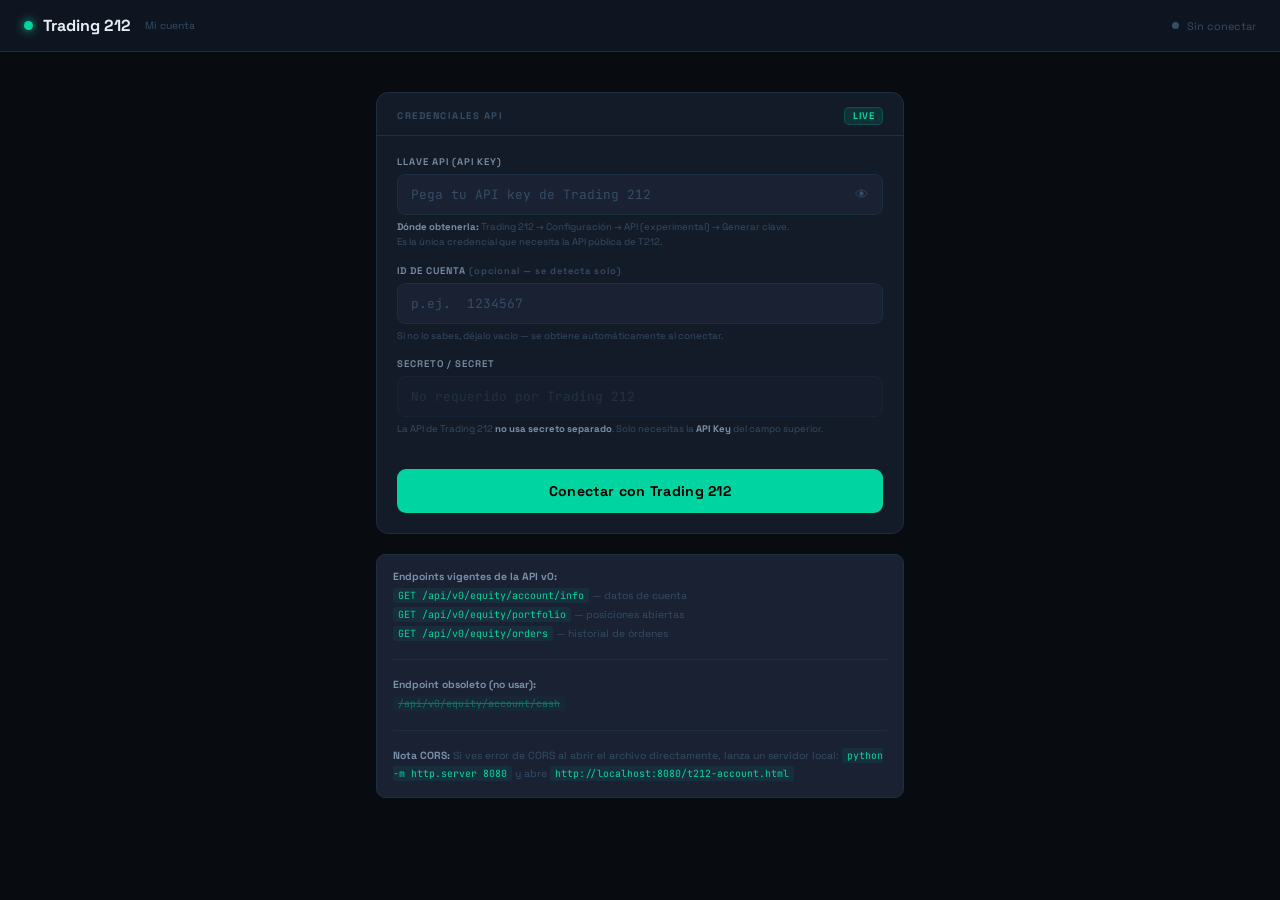
<file: t212-account.html>
<!DOCTYPE html>
<html lang="es">
<head>
<meta charset="UTF-8">
<meta name="viewport" content="width=device-width, initial-scale=1.0">
<title>Trading 212 — Mi Cuenta</title>
<link rel="preconnect" href="https://fonts.googleapis.com">
<link href="https://fonts.googleapis.com/css2?family=Space+Grotesk:wght@400;500;600;700&family=JetBrains+Mono:wght@400;600&display=swap" rel="stylesheet">
<style>
:root {
  --bg:       #080b10;
  --surface:  #0f1520;
  --card:     #131b28;
  --card2:    #192133;
  --border:   #1d2d42;
  --accent:   #00d4a0;
  --accent2:  rgba(0,212,160,.12);
  --red:      #ff4d6a;
  --red2:     rgba(255,77,106,.12);
  --yellow:   #f5c542;
  --text:     #e8edf5;
  --text2:    #7a8fa8;
  --text3:    #354d66;
  --font:     'Space Grotesk', sans-serif;
  --mono:     'JetBrains Mono', monospace;
  --r:        12px;
}
*, *::before, *::after { margin:0; padding:0; box-sizing:border-box; }
body {
  background:var(--bg); color:var(--text);
  font-family:var(--font); min-height:100vh;
  display:flex; flex-direction:column; align-items:center;
}

/* ── TOPBAR ── */
.topbar {
  width:100%; background:var(--surface);
  border-bottom:1px solid var(--border);
  display:flex; align-items:center; justify-content:space-between;
  padding:0 24px; height:52px;
  position:sticky; top:0; z-index:100;
}
.topbar-logo {
  display:flex; align-items:center; gap:10px;
  font-weight:700; font-size:1rem;
}
.pulse {
  width:9px; height:9px; border-radius:50%;
  background:var(--accent); box-shadow:0 0 10px var(--accent);
  animation:glow 2s ease-in-out infinite;
}
@keyframes glow {
  0%,100% { box-shadow:0 0 8px var(--accent); }
  50%      { box-shadow:0 0 18px var(--accent); }
}
.topbar-subtitle { font-size:.65rem; color:var(--text3); font-weight:400; margin-left:4px; }
.topbar-status {
  display:flex; align-items:center; gap:8px;
  font-size:.68rem; color:var(--text3);
}
.dot-status { width:7px; height:7px; border-radius:50%; background:var(--text3); }
.dot-status.on { background:var(--accent); box-shadow:0 0 6px var(--accent); }

/* ── CONTENT ── */
.wrap {
  width:100%; max-width:560px;
  padding:40px 16px 80px;
  display:flex; flex-direction:column; gap:20px;
}

/* ── CARDS ── */
.card {
  background:var(--card); border:1px solid var(--border);
  border-radius:var(--r); overflow:hidden;
}
.card-head {
  padding:14px 20px 10px;
  font-size:.6rem; text-transform:uppercase; letter-spacing:1.5px;
  color:var(--text3); font-weight:700;
  border-bottom:1px solid var(--border);
  display:flex; align-items:center; justify-content:space-between;
}
.card-head span { font-size:.6rem; }
.chip {
  padding:2px 8px; border-radius:5px; font-size:.58rem; font-weight:700;
  letter-spacing:.5px;
}
.chip-green { background:var(--accent2); color:var(--accent); border:1px solid rgba(0,212,160,.2); }
.chip-red   { background:var(--red2);    color:var(--red);    border:1px solid rgba(255,77,106,.2); }
.chip-grey  { background:var(--card2);   color:var(--text2);  border:1px solid var(--border); }
.card-body  { padding:20px; }

/* ── FORM ── */
.field { margin-bottom:14px; }
.field:last-of-type { margin-bottom:0; }
.field label {
  display:block; font-size:.6rem; color:var(--text2);
  text-transform:uppercase; letter-spacing:1px;
  margin-bottom:6px; font-weight:600;
}
.input-wrap { position:relative; }
.input-wrap input {
  width:100%; background:var(--card2);
  border:1px solid var(--border); border-radius:8px;
  color:var(--text); font-family:var(--mono); font-size:.8rem;
  padding:11px 42px 11px 13px; outline:none;
  transition:border-color .2s, box-shadow .2s;
}
.input-wrap input:focus {
  border-color:var(--accent);
  box-shadow:0 0 0 3px rgba(0,212,160,.08);
}
.input-wrap input::placeholder { color:var(--text3); font-family:var(--mono); }
.input-eye {
  position:absolute; right:12px; top:50%; transform:translateY(-50%);
  background:none; border:none; color:var(--text3); cursor:pointer;
  font-size:.85rem; line-height:1; padding:2px;
}
.input-eye:hover { color:var(--text2); }
.field-note {
  margin-top:5px; font-size:.6rem; color:var(--text3); line-height:1.6;
}
.field-note strong { color:var(--text2); }
.field-note code {
  font-family:var(--mono); font-size:.58rem;
  background:rgba(0,212,160,.1); color:var(--accent);
  border-radius:3px; padding:1px 5px;
}

/* ── BUTTON ── */
.btn-main {
  width:100%; padding:13px;
  background:var(--accent); color:#000;
  border:none; border-radius:9px;
  font-family:var(--font); font-size:.88rem; font-weight:700;
  cursor:pointer; letter-spacing:.3px;
  transition:opacity .2s, transform .1s;
  margin-top:18px;
}
.btn-main:hover   { opacity:.88; }
.btn-main:active  { transform:scale(.98); }
.btn-main:disabled { opacity:.4; cursor:not-allowed; }

.btn-sec {
  width:100%; padding:10px;
  background:var(--card2); color:var(--text2);
  border:1px solid var(--border); border-radius:9px;
  font-family:var(--font); font-size:.8rem; font-weight:600;
  cursor:pointer; transition:border-color .2s, color .2s;
  margin-top:10px;
}
.btn-sec:hover { border-color:var(--accent); color:var(--accent); }

/* ── STATUS ── */
.status {
  display:none; align-items:center; gap:10px;
  padding:11px 14px; border-radius:8px; margin-top:14px;
  font-size:.73rem; font-weight:600;
}
.status.ok      { display:flex; background:var(--accent2); border:1px solid rgba(0,212,160,.2); color:var(--accent); }
.status.err     { display:flex; background:var(--red2);    border:1px solid rgba(255,77,106,.2); color:var(--red); }
.status.loading { display:flex; background:var(--card2);   border:1px solid var(--border);       color:var(--text2); }
.spin {
  flex-shrink:0; width:14px; height:14px; border-radius:50%;
  border:2px solid var(--border); border-top-color:var(--text2);
  animation:sp .7s linear infinite;
}
@keyframes sp { to { transform:rotate(360deg); } }

/* ── ACCOUNT GRID ── */
.acct-grid { display:grid; grid-template-columns:1fr 1fr; gap:10px; }
.acct-cell {
  background:var(--card2); border:1px solid var(--border);
  border-radius:9px; padding:13px 14px;
}
.acct-cell .lbl { font-size:.55rem; text-transform:uppercase; letter-spacing:1px; color:var(--text3); margin-bottom:5px; }
.acct-cell .val { font-family:var(--mono); font-size:1.05rem; font-weight:700; }
.acct-cell .val.green  { color:var(--accent); }
.acct-cell .val.yellow { color:var(--yellow); }
.acct-cell .val.red    { color:var(--red); }

/* Balance cell spans full width */
.acct-cell.wide { grid-column:1/-1; }
.acct-cell.wide .val { font-size:1.4rem; }

/* ── SECTION TOGGLE ── */
.hidden { display:none !important; }

/* ── TABLE ── */
.tbl-wrap { overflow-x:auto; }
table { width:100%; border-collapse:collapse; font-size:.71rem; }
thead th {
  text-align:left; padding:7px 10px;
  font-size:.55rem; text-transform:uppercase; letter-spacing:1px;
  color:var(--text3); border-bottom:1px solid var(--border);
  white-space:nowrap;
}
tbody td {
  padding:9px 10px; border-bottom:1px solid rgba(29,45,66,.5);
  color:var(--text2); white-space:nowrap;
}
tbody td.tk { color:var(--text); font-weight:700; font-family:var(--mono); }
tbody td.pos { color:var(--accent); font-family:var(--mono); }
tbody td.neg { color:var(--red);    font-family:var(--mono); }
tbody td.neu { color:var(--text2);  font-family:var(--mono); }
tbody tr:last-child td { border-bottom:none; }
tbody tr:hover td { background:rgba(255,255,255,.015); }

.empty-row td { text-align:center; color:var(--text3); padding:24px; }

/* ── INFO NOTE ── */
.info-note {
  background:var(--card2); border:1px solid var(--border);
  border-radius:9px; padding:13px 16px;
  font-size:.65rem; color:var(--text3); line-height:1.8;
}
.info-note strong { color:var(--text2); }
.info-note code {
  font-family:var(--mono); font-size:.62rem;
  background:rgba(0,212,160,.08); color:var(--accent);
  border-radius:3px; padding:1px 5px;
}
.info-note .dead {
  opacity:.45; text-decoration:line-through;
}
.sep { height:1px; background:var(--border); margin:16px 0; }
</style>
</head>
<body>

<!-- TOPBAR -->
<div class="topbar">
  <div class="topbar-logo">
    <div class="pulse"></div>
    Trading 212
    <span class="topbar-subtitle">Mi cuenta</span>
  </div>
  <div class="topbar-status">
    <div class="dot-status" id="conn-dot"></div>
    <span id="conn-label">Sin conectar</span>
  </div>
</div>

<!-- CONTENT -->
<div class="wrap">

  <!-- ── CREDENCIALES ── -->
  <div class="card">
    <div class="card-head">
      Credenciales API
      <span class="chip chip-green">LIVE</span>
    </div>
    <div class="card-body">

      <!-- API Key -->
      <div class="field">
        <label>Llave API (API Key)</label>
        <div class="input-wrap">
          <input type="password" id="f-key" placeholder="Pega tu API key de Trading 212" autocomplete="off">
          <button class="input-eye" onclick="toggleVis('f-key',this)" title="Mostrar/ocultar">👁</button>
        </div>
        <div class="field-note">
          <strong>Dónde obtenerla:</strong> Trading 212 → Configuración →
          API (experimental) → Generar clave.<br>
          Es la única credencial que necesita la API pública de T212.
        </div>
      </div>

      <!-- Account ID -->
      <div class="field">
        <label>ID de cuenta <span style="color:var(--text3);font-size:.58rem;text-transform:none;">(opcional — se detecta solo)</span></label>
        <div class="input-wrap">
          <input type="text" id="f-id" placeholder="p.ej.  1234567" autocomplete="off">
        </div>
        <div class="field-note">Si no lo sabes, déjalo vacío — se obtiene automáticamente al conectar.</div>
      </div>

      <!-- Secret -->
      <div class="field">
        <label>Secreto / Secret</label>
        <div class="input-wrap">
          <input type="password" id="f-secret" placeholder="No requerido por Trading 212" autocomplete="off" style="opacity:.45;" disabled>
        </div>
        <div class="field-note">
          La API de Trading 212 <strong>no usa secreto separado</strong>.
          Solo necesitas la <strong>API Key</strong> del campo superior.
        </div>
      </div>

      <button class="btn-main" id="btn-connect" onclick="connect()">
        Conectar con Trading 212
      </button>

      <div class="status" id="status">
        <div class="spin" id="st-spin" style="display:none;"></div>
        <span id="st-msg"></span>
      </div>

    </div>
  </div>

  <!-- ── CUENTA ── -->
  <div class="card hidden" id="acct-card">
    <div class="card-head">
      Mi cuenta
      <span class="chip" id="acct-type-chip">—</span>
    </div>
    <div class="card-body">
      <div class="acct-grid" id="acct-grid"></div>

      <button class="btn-sec" onclick="loadPortfolio()" style="margin-top:16px;">
        Cargar posiciones abiertas
      </button>
      <button class="btn-sec" onclick="loadOrders()">
        Cargar historial de órdenes
      </button>
    </div>
  </div>

  <!-- ── PORTFOLIO ── -->
  <div class="card hidden" id="port-card">
    <div class="card-head">
      Posiciones abiertas
      <span class="chip chip-grey" id="port-count">0</span>
    </div>
    <div class="card-body" style="padding:0;">
      <div class="tbl-wrap">
        <table>
          <thead>
            <tr>
              <th>Ticker</th>
              <th>Precio medio</th>
              <th>Precio actual</th>
              <th>Cantidad</th>
              <th>Valor (€/$)</th>
              <th>PyG</th>
              <th>PyG %</th>
            </tr>
          </thead>
          <tbody id="port-body">
            <tr class="empty-row"><td colspan="7">Cargando...</td></tr>
          </tbody>
        </table>
      </div>
    </div>
  </div>

  <!-- ── ÓRDENES ── -->
  <div class="card hidden" id="orders-card">
    <div class="card-head">
      Historial de órdenes
      <span class="chip chip-grey" id="orders-count">0</span>
    </div>
    <div class="card-body" style="padding:0;">
      <div class="tbl-wrap">
        <table>
          <thead>
            <tr>
              <th>Ticker</th>
              <th>Tipo</th>
              <th>Lado</th>
              <th>Cantidad</th>
              <th>Precio</th>
              <th>Estado</th>
              <th>Fecha</th>
            </tr>
          </thead>
          <tbody id="orders-body">
            <tr class="empty-row"><td colspan="7">Cargando...</td></tr>
          </tbody>
        </table>
      </div>
    </div>
  </div>

  <!-- ── NOTA ── -->
  <div class="info-note">
    <strong>Endpoints vigentes de la API v0:</strong><br>
    <code>GET /api/v0/equity/account/info</code> — datos de cuenta<br>
    <code>GET /api/v0/equity/portfolio</code> — posiciones abiertas<br>
    <code>GET /api/v0/equity/orders</code> — historial de órdenes<br>
    <div class="sep"></div>
    <strong>Endpoint obsoleto (no usar):</strong><br>
    <code class="dead">/api/v0/equity/account/cash</code><br>
    <div class="sep"></div>
    <strong>Nota CORS:</strong> Si ves error de CORS al abrir el archivo directamente,
    lanza un servidor local: <code>python -m http.server 8080</code>
    y abre <code>http://localhost:8080/t212-account.html</code>
  </div>

</div><!-- /wrap -->

<script>
const BASE = 'https://live.trading212.com/api/v0';

/* ── Persist ─────────────────────────────────── */
(function restore() {
  const k = localStorage.getItem('t212_key');
  const i = localStorage.getItem('t212_id');
  if (k) document.getElementById('f-key').value = k;
  if (i) document.getElementById('f-id').value  = i;
})();

/* ── Helpers ──────────────────────────────────── */
function toggleVis(id, btn) {
  const el = document.getElementById(id);
  el.type  = el.type === 'password' ? 'text' : 'password';
  btn.textContent = el.type === 'password' ? '👁' : '🙈';
}

function setStatus(type, msg, spin = false) {
  const bar = document.getElementById('status');
  bar.className = 'status ' + type;
  document.getElementById('st-spin').style.display = spin ? 'inline-block' : 'none';
  document.getElementById('st-msg').textContent = msg;
}

function setConn(connected, label) {
  const dot = document.getElementById('conn-dot');
  dot.className = 'dot-status' + (connected ? ' on' : '');
  document.getElementById('conn-label').textContent = label;
}

function fmt(n) {
  if (n == null) return '—';
  return parseFloat(n).toLocaleString('es-ES', { minimumFractionDigits: 2, maximumFractionDigits: 4 });
}

function fmtPnl(n) {
  if (n == null) return { str: '—', cls: 'neu' };
  const v = parseFloat(n);
  return {
    str: (v >= 0 ? '+' : '') + fmt(v),
    cls: v > 0 ? 'pos' : v < 0 ? 'neg' : 'neu'
  };
}

function apiKey() {
  return (localStorage.getItem('t212_key') || document.getElementById('f-key').value).trim();
}

async function apiFetch(path) {
  const res = await fetch(BASE + path, {
    headers: { 'Authorization': apiKey() }
  });
  if (res.status === 401) throw new Error('API key inválida o sin permisos (401).');
  if (res.status === 429) throw new Error('Límite de peticiones alcanzado — espera unos segundos (429).');
  if (!res.ok) throw new Error(`Error del servidor: ${res.status} ${res.statusText}`);
  return res.json();
}

/* ── Connect ──────────────────────────────────── */
async function connect() {
  const key = document.getElementById('f-key').value.trim();
  if (!key) { setStatus('err', 'Introduce tu API key para continuar.'); return; }

  const btn = document.getElementById('btn-connect');
  btn.disabled = true;
  setStatus('loading', 'Conectando con Trading 212…', true);
  setConn(false, 'Conectando…');
  document.getElementById('acct-card').classList.add('hidden');
  document.getElementById('port-card').classList.add('hidden');
  document.getElementById('orders-card').classList.add('hidden');

  try {
    const data = await apiFetch('/equity/account/info');

    localStorage.setItem('t212_key', key);
    localStorage.setItem('t212_id', data.id ?? '');
    if (data.id) document.getElementById('f-id').value = data.id;

    renderAccount(data);
    setStatus('ok', `Conectado — cuenta ${data.id ?? ''} · ${data.type ?? 'LIVE'} · ${data.currencyCode ?? ''}`);
    setConn(true, `Cuenta ${data.id ?? ''}`);

  } catch (err) {
    const msg = err.name === 'TypeError'
      ? 'Error de red / CORS. Prueba desde un servidor local (ver nota al pie).'
      : err.message;
    setStatus('err', msg);
    setConn(false, 'Error de conexión');
  } finally {
    btn.disabled = false;
  }
}

function renderAccount(data) {
  const typeColor = data.type === 'DEMO' ? 'yellow' : 'green';
  const grid = document.getElementById('acct-grid');

  grid.innerHTML = `
    <div class="acct-cell">
      <div class="lbl">ID de cuenta</div>
      <div class="val">${data.id ?? '—'}</div>
    </div>
    <div class="acct-cell">
      <div class="lbl">Tipo</div>
      <div class="val ${typeColor}">${data.type ?? '—'}</div>
    </div>
    <div class="acct-cell">
      <div class="lbl">Divisa base</div>
      <div class="val">${data.currencyCode ?? '—'}</div>
    </div>
    <div class="acct-cell">
      <div class="lbl">Modo demo</div>
      <div class="val">${data.type === 'DEMO' ? 'Sí' : 'No'}</div>
    </div>
  `;

  const chip = document.getElementById('acct-type-chip');
  chip.textContent = data.type ?? 'LIVE';
  chip.className   = 'chip ' + (data.type === 'DEMO' ? 'chip-grey' : 'chip-green');

  document.getElementById('acct-card').classList.remove('hidden');
}

/* ── Portfolio ────────────────────────────────── */
async function loadPortfolio() {
  setStatus('loading', 'Cargando posiciones…', true);
  try {
    const raw  = await apiFetch('/equity/portfolio');
    const list = Array.isArray(raw) ? raw : (raw.open ?? raw.items ?? []);

    document.getElementById('port-count').textContent = list.length;
    document.getElementById('port-card').classList.remove('hidden');

    if (list.length === 0) {
      document.getElementById('port-body').innerHTML =
        '<tr class="empty-row"><td colspan="7">No hay posiciones abiertas.</td></tr>';
    } else {
      document.getElementById('port-body').innerHTML = list.map(p => {
        const pnl    = fmtPnl(p.ppl ?? p.unrealisedProfit ?? p.unrealised);
        const pnlPct = p.fxPpl != null
          ? fmtPnl(((p.ppl ?? 0) / ((p.averagePrice ?? 1) * (p.quantity ?? 1))) * 100)
          : { str: '—', cls: 'neu' };
        const val    = p.currentPrice && p.quantity
          ? fmt(parseFloat(p.currentPrice) * parseFloat(p.quantity))
          : '—';
        return `<tr>
          <td class="tk">${p.ticker ?? p.symbol ?? '—'}</td>
          <td class="neu">${fmt(p.averagePrice ?? p.avgPrice)}</td>
          <td class="neu">${fmt(p.currentPrice)}</td>
          <td class="neu">${p.quantity ?? '—'}</td>
          <td class="neu">${val}</td>
          <td class="${pnl.cls}">${pnl.str}</td>
          <td class="${pnlPct.cls}">${pnlPct.str !== '—' ? pnlPct.str + '%' : '—'}</td>
        </tr>`;
      }).join('');
    }

    setStatus('ok', `${list.length} posición/es cargada/s`);
  } catch (err) {
    setStatus('err', err.message);
  }
}

/* ── Orders ───────────────────────────────────── */
async function loadOrders() {
  setStatus('loading', 'Cargando historial de órdenes…', true);
  try {
    const raw  = await apiFetch('/equity/orders');
    const list = Array.isArray(raw) ? raw : (raw.items ?? []);

    document.getElementById('orders-count').textContent = list.length;
    document.getElementById('orders-card').classList.remove('hidden');

    if (list.length === 0) {
      document.getElementById('orders-body').innerHTML =
        '<tr class="empty-row"><td colspan="7">No hay órdenes en el historial.</td></tr>';
    } else {
      const sideLabel = s => s === 'BUY' ? '<span style="color:var(--accent)">Compra</span>' : '<span style="color:var(--red)">Venta</span>';
      const stateLabel = s => {
        const m = { FILLED:'Ejecutada', CANCELLED:'Cancelada', REJECTED:'Rechazada', NEW:'Pendiente' };
        return m[s] || s;
      };
      const fmtDate = d => {
        if (!d) return '—';
        const dt = new Date(d);
        return isNaN(dt) ? d : dt.toLocaleString('es-ES', {day:'2-digit',month:'2-digit',year:'2-digit',hour:'2-digit',minute:'2-digit'});
      };

      document.getElementById('orders-body').innerHTML = list.map(o => `<tr>
        <td class="tk">${o.ticker ?? '—'}</td>
        <td class="neu">${o.type ?? '—'}</td>
        <td>${sideLabel(o.side ?? o.direction)}</td>
        <td class="neu">${o.filledQuantity ?? o.quantity ?? '—'}</td>
        <td class="neu">${fmt(o.fillPrice ?? o.limitPrice)}</td>
        <td class="neu">${stateLabel(o.status ?? o.state)}</td>
        <td class="neu" style="font-size:.62rem;">${fmtDate(o.dateModified ?? o.dateCreated)}</td>
      </tr>`).join('');
    }

    setStatus('ok', `${list.length} orden/es cargada/s`);
  } catch (err) {
    setStatus('err', err.message);
  }
}
</script>
</body>
</html>
</file>
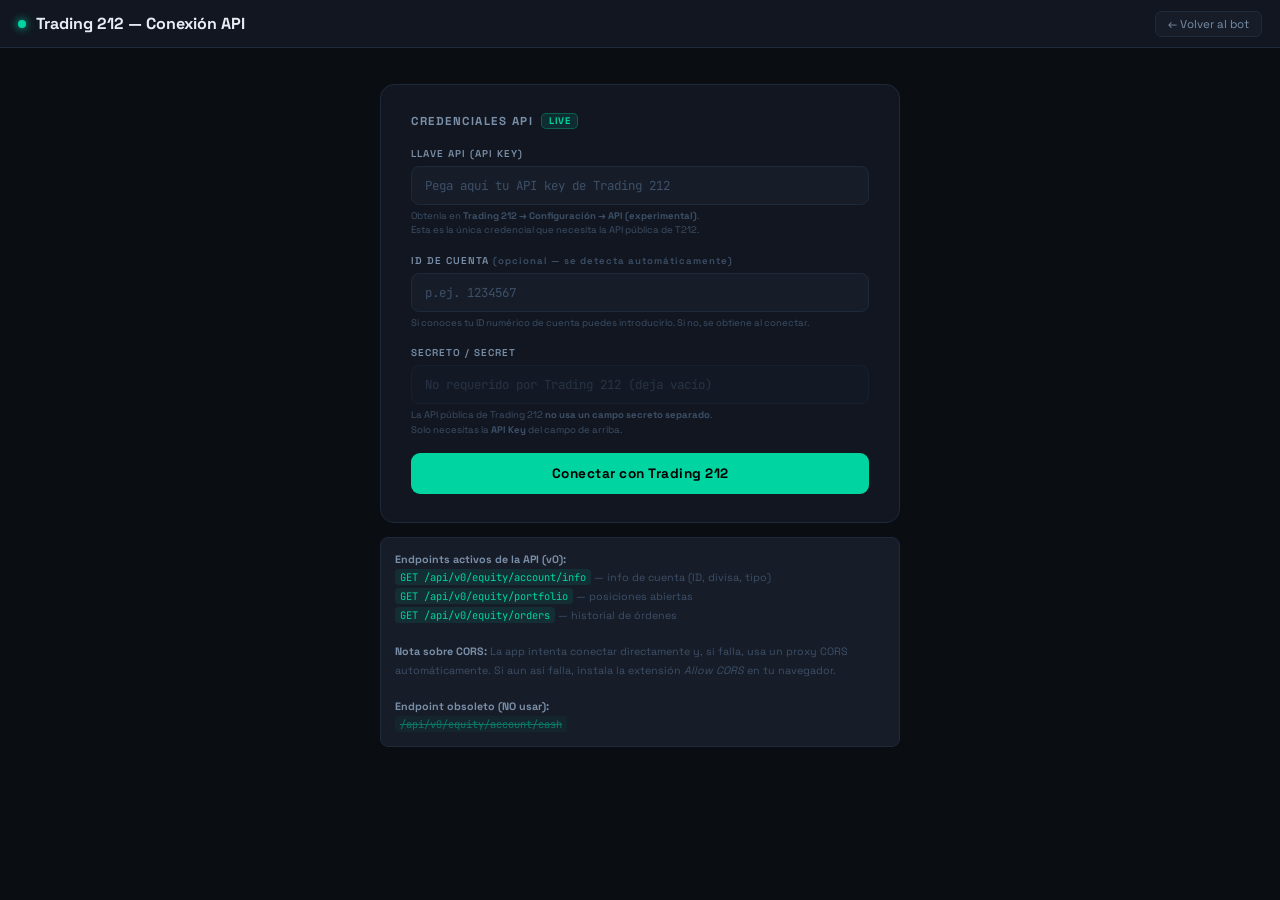
<file: trading212.html>
<!DOCTYPE html>
<html lang="es">
<head>
<meta charset="UTF-8">
<meta name="viewport" content="width=device-width, initial-scale=1.0">
<title>Trading 212 — Conexión API</title>
<link rel="stylesheet" href="css/style.css">
<style>
  /* ── Page layout ── */
  body { display:flex; flex-direction:column; min-height:100vh; background:var(--bg); }

  .t212-header {
    display:flex; align-items:center; justify-content:space-between;
    padding:0 18px; height:48px; background:var(--surface);
    border-bottom:1px solid var(--border); position:sticky; top:0; z-index:100;
  }
  .t212-logo { display:flex; align-items:center; gap:10px; font-weight:700; font-size:1rem; }
  .t212-logo .dot { width:8px; height:8px; background:var(--accent); border-radius:50%; box-shadow:0 0 8px var(--accent); }
  .back-link {
    font-size:0.72rem; color:var(--text2); text-decoration:none;
    background:var(--surface2); border:1px solid var(--border);
    padding:5px 12px; border-radius:6px; transition:border-color 0.2s, color 0.2s;
  }
  .back-link:hover { border-color:var(--accent); color:var(--accent); }

  /* ── Center wrapper ── */
  .page-wrap {
    flex:1; display:flex; flex-direction:column; align-items:center;
    padding:36px 16px 60px;
  }

  /* ── Card ── */
  .card {
    background:var(--surface); border:1px solid var(--border);
    border-radius:14px; padding:28px 30px; width:100%; max-width:520px;
  }
  .card + .card { margin-top:20px; }

  .card-title {
    font-size:0.72rem; font-weight:700; text-transform:uppercase;
    letter-spacing:1.5px; color:var(--text2); margin-bottom:18px;
    display:flex; align-items:center; gap:8px;
  }
  .card-title .badge {
    background:var(--accent-dim); color:var(--accent);
    border:1px solid rgba(0,212,160,0.3); border-radius:5px;
    padding:1px 7px; font-size:0.6rem; letter-spacing:0.5px;
  }

  /* ── Form ── */
  .field { margin-bottom:16px; }
  .field label {
    display:block; font-size:0.62rem; color:var(--text2);
    text-transform:uppercase; letter-spacing:1px; margin-bottom:6px; font-weight:600;
  }
  .field .hint {
    font-size:0.6rem; color:var(--text3); margin-top:4px; line-height:1.5;
  }
  .field input {
    width:100%; background:var(--surface2); border:1px solid var(--border);
    border-radius:8px; color:var(--text); font-family:var(--mono);
    font-size:0.78rem; padding:10px 13px; outline:none;
    transition:border-color 0.2s;
  }
  .field input:focus { border-color:var(--accent); }
  .field input::placeholder { color:var(--text3); }

  /* ── Buttons ── */
  .btn-connect {
    width:100%; padding:12px; background:var(--accent); color:#000;
    border:none; border-radius:9px; font-family:var(--font);
    font-size:0.85rem; font-weight:700; cursor:pointer; letter-spacing:0.5px;
    transition:opacity 0.2s;
  }
  .btn-connect:hover { opacity:0.88; }
  .btn-connect:disabled { opacity:0.45; cursor:not-allowed; }

  /* ── Status banner ── */
  .status-bar {
    display:none; align-items:center; gap:10px;
    padding:10px 14px; border-radius:8px; margin-top:14px;
    font-size:0.75rem; font-weight:600;
  }
  .status-bar.ok  { background:var(--accent-dim); border:1px solid rgba(0,212,160,0.25); color:var(--accent); display:flex; }
  .status-bar.err { background:var(--red-dim);    border:1px solid rgba(255,77,106,0.25); color:var(--red);   display:flex; }
  .status-bar.loading { background:var(--surface2); border:1px solid var(--border); color:var(--text2); display:flex; }

  /* ── Account info grid ── */
  #account-card { display:none; }
  .info-grid {
    display:grid; grid-template-columns:1fr 1fr; gap:12px; margin-bottom:18px;
  }
  .info-cell {
    background:var(--surface2); border:1px solid var(--border);
    border-radius:9px; padding:12px 14px;
  }
  .info-cell .lbl { font-size:0.58rem; text-transform:uppercase; letter-spacing:1px; color:var(--text3); margin-bottom:4px; }
  .info-cell .val { font-family:var(--mono); font-size:1rem; font-weight:700; color:var(--text); }
  .info-cell .val.green { color:var(--accent); }
  .info-cell .val.yellow { color:var(--yellow); }

  /* ── Portfolio table ── */
  #portfolio-card { display:none; }
  .port-table { width:100%; border-collapse:collapse; font-size:0.72rem; }
  .port-table th {
    text-align:left; padding:6px 8px; font-size:0.58rem;
    text-transform:uppercase; letter-spacing:1px; color:var(--text3);
    border-bottom:1px solid var(--border);
  }
  .port-table td { padding:8px 8px; border-bottom:1px solid rgba(30,42,58,0.5); color:var(--text2); }
  .port-table td.ticker { color:var(--text); font-weight:700; font-family:var(--mono); }
  .port-table td.pos { color:var(--accent); }
  .port-table td.neg { color:var(--red); }
  .empty-port { text-align:center; color:var(--text3); padding:20px; font-size:0.72rem; }

  /* ── Info note ── */
  .note {
    background:var(--surface2); border:1px solid var(--border);
    border-radius:8px; padding:12px 14px; margin-top:14px;
    font-size:0.67rem; color:var(--text3); line-height:1.7;
  }
  .note strong { color:var(--text2); }
  .note code {
    background:rgba(0,212,160,0.1); color:var(--accent);
    border-radius:4px; padding:1px 5px; font-family:var(--mono); font-size:0.65rem;
  }

  /* ── Section divider ── */
  .section-sep {
    height:1px; background:var(--border); margin:18px 0;
  }

  /* ── Spinner ── */
  .spin {
    display:inline-block; width:14px; height:14px;
    border:2px solid rgba(255,255,255,0.2);
    border-top-color:var(--text2); border-radius:50%;
    animation:spin 0.7s linear infinite; flex-shrink:0;
  }
  @keyframes spin { to { transform:rotate(360deg); } }
</style>
</head>
<body>

<!-- HEADER -->
<div class="t212-header">
  <div class="t212-logo">
    <div class="dot"></div>
    Trading 212 — Conexión API
  </div>
  <a href="index.html" class="back-link">← Volver al bot</a>
</div>

<!-- PAGE -->
<div class="page-wrap">

  <!-- ── CREDENCIALES ── -->
  <div class="card">
    <div class="card-title">
      Credenciales API
      <span class="badge">LIVE</span>
    </div>

    <!-- API Key -->
    <div class="field">
      <label>Llave API (API Key)</label>
      <input type="password" id="api-key" placeholder="Pega aquí tu API key de Trading 212" autocomplete="off">
      <div class="hint">
        Obtenla en <strong>Trading 212 → Configuración → API (experimental)</strong>.<br>
        Esta es la única credencial que necesita la API pública de T212.
      </div>
    </div>

    <!-- Account ID (opcional) -->
    <div class="field">
      <label>ID de cuenta <span style="color:var(--text3);font-size:0.6rem;text-transform:none;">(opcional — se detecta automáticamente)</span></label>
      <input type="text" id="account-id-input" placeholder="p.ej. 1234567" autocomplete="off">
      <div class="hint">Si conoces tu ID numérico de cuenta puedes introducirlo. Si no, se obtiene al conectar.</div>
    </div>

    <!-- Secret (nota explicativa) -->
    <div class="field">
      <label>Secreto / Secret</label>
      <input type="password" id="secret-input" placeholder="No requerido por Trading 212 (deja vacío)" autocomplete="off" style="opacity:0.5;">
      <div class="hint">
        La API pública de Trading 212 <strong>no usa un campo secreto separado</strong>.<br>
        Solo necesitas la <strong>API Key</strong> del campo de arriba.
      </div>
    </div>

    <button class="btn-connect" id="connect-btn" onclick="connectT212()">Conectar con Trading 212</button>

    <!-- Status banner -->
    <div class="status-bar" id="status-bar">
      <div class="spin" id="status-spin" style="display:none;"></div>
      <span id="status-msg"></span>
    </div>
  </div>

  <!-- ── CUENTA ── -->
  <div class="card" id="account-card">
    <div class="card-title">Mi cuenta Trading 212</div>
    <div class="info-grid" id="info-grid">
      <!-- populated by JS -->
    </div>
    <button
      onclick="loadPortfolio()"
      style="width:100%;padding:9px;background:var(--surface2);border:1px solid var(--border);color:var(--text2);border-radius:8px;cursor:pointer;font-size:0.75rem;font-family:var(--font);transition:border-color 0.2s;"
      onmouseover="this.style.borderColor='var(--accent)';this.style.color='var(--accent)'"
      onmouseout="this.style.borderColor='var(--border)';this.style.color='var(--text2)'">
      Cargar posiciones abiertas
    </button>
  </div>

  <!-- ── PORTFOLIO ── -->
  <div class="card" id="portfolio-card">
    <div class="card-title">Posiciones abiertas</div>
    <div id="portfolio-wrap"></div>
  </div>

  <!-- ── NOTA INFORMATIVA ── -->
  <div style="max-width:520px;width:100%;">
    <div class="note">
      <strong>Endpoints activos de la API (v0):</strong><br>
      <code>GET /api/v0/equity/account/info</code> — info de cuenta (ID, divisa, tipo)<br>
      <code>GET /api/v0/equity/portfolio</code> — posiciones abiertas<br>
      <code>GET /api/v0/equity/orders</code> — historial de órdenes<br>
      <br>
      <strong>Nota sobre CORS:</strong> La app intenta conectar directamente y, si falla, usa un proxy CORS automáticamente. Si aun así falla, instala la extensión <em>Allow CORS</em> en tu navegador.
      <br><br>
      <strong>Endpoint obsoleto (NO usar):</strong><br>
      <code style="opacity:0.5;text-decoration:line-through;">/api/v0/equity/account/cash</code>
    </div>
  </div>

</div><!-- /page-wrap -->

<script>
const BASE = 'https://live.trading212.com/api/v0';

const CORS_PROXIES = [
  url => `https://corsproxy.io/?url=${encodeURIComponent(url)}`,
  url => `https://api.allorigins.win/raw?url=${encodeURIComponent(url)}`,
];

async function t212Fetch(endpoint, key) {
  const url = `${BASE}${endpoint}`;

  // Try direct first (works on localhost or if browser doesn't block it)
  try {
    const res = await fetch(url, {
      headers: { 'Authorization': key },
      signal: AbortSignal.timeout(6000)
    });
    if (res.status !== 0) return res;
  } catch(e) {}

  // Fallback through CORS proxies
  for (const buildProxy of CORS_PROXIES) {
    try {
      const res = await fetch(buildProxy(url), {
        headers: { 'Authorization': key },
        signal: AbortSignal.timeout(10000)
      });
      if (res.ok || res.status === 401 || res.status === 429) return res;
    } catch(e) {}
  }
  throw new Error('CORS: no se pudo conectar con Trading 212. Prueba la extensión Allow CORS en tu navegador.');
}

// ── Persist key ──────────────────────────────────────────────
(function init() {
  const saved = localStorage.getItem('t212_api_key');
  if (saved) document.getElementById('api-key').value = saved;
  const savedId = localStorage.getItem('t212_account_id');
  if (savedId) document.getElementById('account-id-input').value = savedId;
})();

// ── UI helpers ───────────────────────────────────────────────
function setStatus(type, msg, spinner = false) {
  const bar  = document.getElementById('status-bar');
  const spin = document.getElementById('status-spin');
  const txt  = document.getElementById('status-msg');
  bar.className = 'status-bar ' + type;
  spin.style.display = spinner ? 'inline-block' : 'none';
  txt.textContent = msg;
}

function cell(label, value, cls = '') {
  return `<div class="info-cell">
    <div class="lbl">${label}</div>
    <div class="val ${cls}">${value}</div>
  </div>`;
}

// ── Connect ──────────────────────────────────────────────────
async function connectT212() {
  const key = document.getElementById('api-key').value.trim();
  if (!key) { setStatus('err', 'Introduce tu API key para continuar.'); return; }

  const btn = document.getElementById('connect-btn');
  btn.disabled = true;
  setStatus('loading', 'Conectando con Trading 212...', true);
  document.getElementById('account-card').style.display = 'none';
  document.getElementById('portfolio-card').style.display = 'none';

  try {
    const res = await t212Fetch('/equity/account/info', key);

    if (res.status === 401) {
      setStatus('err', 'API key inválida o sin permisos. Revisa la key en Trading 212 → Configuración → API.');
      btn.disabled = false;
      return;
    }
    if (res.status === 429) {
      setStatus('err', 'Demasiadas peticiones. Espera unos segundos y vuelve a intentarlo.');
      btn.disabled = false;
      return;
    }
    if (!res.ok) {
      setStatus('err', `Error del servidor: ${res.status} ${res.statusText}`);
      btn.disabled = false;
      return;
    }

    const data = await res.json();

    // Persist
    localStorage.setItem('t212_api_key', key);
    localStorage.setItem('t212_account_id', data.id ?? '');

    // Show account info
    showAccountInfo(data);
    setStatus('ok', `Conectado — Cuenta ${data.id ?? ''} (${data.type ?? 'LIVE'})`);

  } catch (err) {
    setStatus('err', err.message || 'Error inesperado al conectar.');
  } finally {
    btn.disabled = false;
  }
}

function showAccountInfo(data) {
  const grid = document.getElementById('info-grid');
  const typeColor = data.type === 'LIVE' ? 'green' : 'yellow';

  grid.innerHTML =
    cell('ID de cuenta',     data.id          ?? '—')  +
    cell('Tipo de cuenta',   data.type        ?? '—',  typeColor) +
    cell('Divisa',           data.currencyCode ?? '—') +
    cell('Cuenta demo',      data.type === 'DEMO' ? 'Sí' : 'No');

  document.getElementById('account-card').style.display = 'block';
}

// ── Portfolio ────────────────────────────────────────────────
async function loadPortfolio() {
  const key = localStorage.getItem('t212_api_key') || document.getElementById('api-key').value.trim();
  if (!key) { setStatus('err', 'Conecta primero con tu API key.'); return; }

  setStatus('loading', 'Cargando posiciones abiertas...', true);

  try {
    const res = await t212Fetch('/equity/portfolio', key);

    if (!res.ok) {
      setStatus('err', `Error al cargar portfolio: ${res.status}`);
      return;
    }

    const positions = await res.json();
    renderPortfolio(Array.isArray(positions) ? positions : (positions.open ?? []));
    setStatus('ok', `Portfolio cargado — ${Array.isArray(positions) ? positions.length : '?'} posición/es`);

  } catch (err) {
    setStatus('err', 'Error al cargar portfolio: ' + err.message);
  }
}

function renderPortfolio(positions) {
  const wrap = document.getElementById('portfolio-wrap');
  document.getElementById('portfolio-card').style.display = 'block';

  if (!positions || positions.length === 0) {
    wrap.innerHTML = '<div class="empty-port">No hay posiciones abiertas actualmente.</div>';
    return;
  }

  const rows = positions.map(p => {
    const pnl    = p.ppl ?? p.unrealised ?? 0;
    const pnlCls = pnl >= 0 ? 'pos' : 'neg';
    const pnlStr = (pnl >= 0 ? '+' : '') + pnl.toFixed(2);
    const qty    = p.quantity ?? p.qty ?? '—';
    const avg    = p.averagePrice ?? p.avgPrice ?? '—';
    const cur    = p.currentPrice ?? '—';

    return `<tr>
      <td class="ticker">${p.ticker ?? p.symbol ?? '—'}</td>
      <td>${typeof avg === 'number' ? '$' + avg.toFixed(4) : avg}</td>
      <td>${typeof cur === 'number' ? '$' + cur.toFixed(4) : cur}</td>
      <td>${qty}</td>
      <td class="${pnlCls}">${pnlStr}</td>
    </tr>`;
  }).join('');

  wrap.innerHTML = `
    <table class="port-table">
      <thead>
        <tr>
          <th>Ticker</th>
          <th>Precio medio</th>
          <th>Precio actual</th>
          <th>Cantidad</th>
          <th>PyG</th>
        </tr>
      </thead>
      <tbody>${rows}</tbody>
    </table>`;
}
</script>

</body>
</html>
</file>
<file: css/style.css>
@import url('https://fonts.googleapis.com/css2?family=Space+Grotesk:wght@300;400;500;600;700&family=JetBrains+Mono:wght@400;500;600&display=swap');

  :root {
    --bg: #0a0d12;
    --surface: #111620;
    --surface2: #161c28;
    --border: #1e2a3a;
    --accent: #00d4a0;
    --accent-dim: rgba(0,212,160,0.12);
    --red: #ff4d6a;
    --red-dim: rgba(255,77,106,0.12);
    --yellow: #f5c542;
    --yellow-dim: rgba(245,197,66,0.1);
    --text: #e8edf5;
    --text2: #7a8fa8;
    --text3: #3d5068;
    --font: 'Space Grotesk', sans-serif;
    --mono: 'JetBrains Mono', monospace;
  }

  * { margin:0; padding:0; box-sizing:border-box; }

  body {
    background: var(--bg);
    color: var(--text);
    font-family: var(--font);
    min-height: 100vh;
    display: flex;
    flex-direction: column;
  }

  /* HEADER */
  .header {
    display: flex;
    align-items: center;
    justify-content: space-between;
    padding: 0 14px;
    height: 48px;
    border-bottom: 1px solid var(--border);
    background: var(--surface);
    position: sticky; top: 0; z-index: 100;
    flex-wrap: nowrap;
    gap: 6px;
    overflow: hidden;
    min-width: 0;
  }
  .logo {
    display: flex; align-items: center; gap: 10px;
    font-weight: 700; font-size: 1.05rem; letter-spacing: -0.5px;
  }
  .logo-dot { width:8px; height:8px; background:var(--accent); border-radius:50%; box-shadow:0 0 8px var(--accent); }
  .header-portfolio {
    display: flex; gap: 10px; align-items: center; flex-wrap: nowrap; flex-shrink: 0;
  }
  .portfolio-item { text-align:right; }
  .portfolio-label { font-size:0.58rem; color:var(--text2); text-transform:uppercase; letter-spacing:1px; }
  .portfolio-value { font-family:var(--mono); font-size:0.9rem; font-weight:600; }
  .portfolio-value.green { color:var(--accent); }
  .portfolio-value.red { color:var(--red); }
  .portfolio-sub { font-size:0.6rem; color:var(--text3); font-family:var(--mono); }

  .hdr-divider { width:1px; height:32px; background:var(--border); }

  /* BOT TOGGLE */
  .bot-toggle-wrap {
    display: flex; align-items: center; gap: 8px;
    background: var(--surface2); border: 1px solid var(--border);
    padding: 6px 12px; border-radius: 8px;
  }
  .bot-label { font-size: 0.7rem; color: var(--text2); font-weight: 600; text-transform: uppercase; letter-spacing: 1px; }
  .toggle-switch { position: relative; width: 38px; height: 20px; }
  .toggle-switch input { opacity: 0; width: 0; height: 0; }
  .toggle-slider {
    position: absolute; inset: 0; background: var(--border);
    border-radius: 20px; cursor: pointer; transition: 0.3s;
  }
  .toggle-slider:before {
    content:''; position:absolute; width:14px; height:14px;
    left:3px; top:3px; background:#fff; border-radius:50%; transition:0.3s;
  }
  input:checked + .toggle-slider { background: var(--accent); }
  input:checked + .toggle-slider:before { transform: translateX(18px); }
  .bot-status { font-size:0.7rem; font-weight:700; }
  .bot-status.on { color: var(--accent); }
  .bot-status.off { color: var(--text3); }

  /* HEADER SIGNAL INFO */
  .header-signal-info {
    display: flex; align-items: center; gap: 12px;
  }
  .signal-ticker-display {
    display: flex; gap: 16px; align-items: center;
    background: var(--surface2); border: 1px solid var(--border);
    padding: 6px 14px; border-radius: 8px;
  }
  .signal-price-item, .signal-trend-item, .signal-conf-item {
    display: flex; flex-direction: column; align-items: flex-start; gap: 2px;
  }
  .signal-price-label, .signal-trend-label, .signal-conf-label {
    font-size: 0.58rem; color: var(--text3); text-transform: uppercase; letter-spacing: 1px;
  }
  .signal-price-value {
    font-size: 1.1rem; font-weight: 700; font-family: var(--mono); color: var(--text);
  }
  .signal-trend-value {
    font-size: 1rem; font-weight: 700;
  }
  .signal-conf-value {
    font-size: 0.9rem; font-weight: 700; font-family: var(--mono);
  }

  /* SAVE INDICATOR */
  .save-indicator {
    font-size:0.62rem; color:var(--text3); font-family:var(--mono);
    display:flex; align-items:center; gap:4px;
  }
  .save-dot { width:5px; height:5px; border-radius:50%; background:var(--text3); }
  .save-dot.saved { background:var(--accent); }

  /* MAIN LAYOUT */
  .main {
    display: grid;
    grid-template-columns: 340px 1fr;
    gap: 0;
    flex: 1;
    height: calc(100vh - 53px);
  }

  /* LEFT PANEL */
  .panel-left {
    border-right: 1px solid var(--border);
    display: flex; flex-direction: column;
    overflow-y: auto;
    background: var(--surface);
  }

  .section {
    padding: 12px 14px;
    border-bottom: 1px solid var(--border);
  }
  .section-title {
    font-size: 0.58rem; text-transform: uppercase; letter-spacing: 1.5px;
    color: var(--text2); margin-bottom: 8px; font-weight: 600;
  }

  /* TICKER INPUT */
  .ticker-row { display: flex; gap: 8px; }
  .ticker-input {
    flex: 1;
    background: var(--bg);
    border: 1px solid var(--border);
    color: var(--text);
    font-family: var(--mono);
    font-size: 1rem;
    font-weight: 600;
    padding: 8px 12px;
    border-radius: 8px;
    text-transform: uppercase;
    outline: none;
    letter-spacing: 2px;
    transition: border-color 0.2s;
  }
  .ticker-input:focus { border-color: var(--accent); }
  .ticker-input::placeholder { color: var(--text3); letter-spacing: 1px; font-size: 0.8rem; }

  .btn {
    padding: 8px 14px;
    border-radius: 8px;
    border: none;
    cursor: pointer;
    font-family: var(--font);
    font-weight: 600;
    font-size: 0.82rem;
    transition: all 0.2s;
  }
  .btn-primary { background: var(--accent); color: #000; }
  .btn-primary:hover { background: #00f0b5; transform: translateY(-1px); }
  .btn-primary:disabled { background: var(--text3); color: var(--text2); cursor: not-allowed; transform: none; }

  .btn-buy {
    background: var(--accent-dim); color: var(--accent);
    border: 1px solid rgba(0,212,160,0.3); flex: 1;
  }
  .btn-buy:hover:not(:disabled) { background: rgba(0,212,160,0.2); }
  .btn-buy:disabled { opacity: 0.5; cursor: not-allowed; }
  .btn-sell {
    background: var(--red-dim); color: var(--red);
    border: 1px solid rgba(255,77,106,0.3); flex: 1;
  }
  .btn-sell:hover:not(:disabled) { background: rgba(255,77,106,0.2); }
  .btn-sell:disabled { opacity: 0.5; cursor: not-allowed; }

  /* RISK CONTROL */
  .risk-grid { display: grid; grid-template-columns: 1fr 1fr; gap: 7px; }
  .risk-item label {
    display: block; font-size: 0.58rem; color: var(--text2);
    text-transform: uppercase; letter-spacing: 1px; margin-bottom: 3px;
  }
  .risk-input {
    width: 100%;
    background: var(--bg);
    border: 1px solid var(--border);
    color: var(--text);
    font-family: var(--mono);
    font-size: 0.82rem;
    padding: 6px 8px;
    border-radius: 6px;
    outline: none;
  }
  .risk-input:focus { border-color: var(--accent); }

  /* RANGE SLIDER - Sin flechas */
  input[type="range"] {
    -webkit-appearance: none;
    width: 100%;
    height: 6px;
    border-radius: 3px;
    background: var(--border);
    outline: none;
  }
  input[type="range"]::-webkit-slider-thumb {
    -webkit-appearance: none;
    appearance: none;
    width: 14px;
    height: 14px;
    border-radius: 50%;
    background: var(--accent);
    cursor: pointer;
    box-shadow: 0 0 6px rgba(0,212,160,0.4);
  }
  input[type="range"]::-moz-range-thumb {
    width: 14px;
    height: 14px;
    border-radius: 50%;
    background: var(--accent);
    cursor: pointer;
    border: none;
    box-shadow: 0 0 6px rgba(0,212,160,0.4);
  }

  /* LEVERAGE */
  .leverage-row { display: flex; gap: 5px; margin-top: 4px; }
  .lev-btn {
    flex: 1; padding: 5px 4px;
    background: var(--surface2); border: 1px solid var(--border);
    color: var(--text2); font-family: var(--mono); font-size: 0.7rem;
    border-radius: 5px; cursor: pointer; transition: all 0.15s; text-align: center;
  }
  .lev-btn:hover { border-color: var(--yellow); color: var(--yellow); }
  .lev-btn.active { background: rgba(245,197,66,0.12); border-color: var(--yellow); color: var(--yellow); font-weight:700; }

  /* SIGNAL CARD */
  .signal-card {
    background: var(--bg);
    border: 1px solid var(--border);
    border-radius: 10px;
    padding: 11px;
  }
  .signal-header { display: flex; justify-content: space-between; align-items: center; margin-bottom: 8px; }
  .signal-ticker { font-family: var(--mono); font-size: 1.1rem; font-weight: 700; letter-spacing: 2px; }
  .signal-badge {
    padding: 3px 10px; border-radius: 20px;
    font-size: 0.68rem; font-weight: 700; letter-spacing: 1px;
    text-transform: uppercase;
  }
  .badge-buy { background: var(--accent-dim); color: var(--accent); border: 1px solid rgba(0,212,160,0.3); }
  .badge-sell { background: var(--red-dim); color: var(--red); border: 1px solid rgba(255,77,106,0.3); }
  .badge-wait { background: var(--yellow-dim); color: var(--yellow); border: 1px solid rgba(245,197,66,0.3); }

  .signal-levels { display: grid; grid-template-columns: 1fr 1fr 1fr; gap: 5px; margin-bottom: 8px; }
  .level-item { text-align: center; }
  .level-label { font-size: 0.56rem; color: var(--text2); text-transform: uppercase; letter-spacing: 1px; }
  .level-value { font-family: var(--mono); font-size: 0.85rem; font-weight: 600; }
  .level-entry { color: var(--yellow); }
  .level-tp { color: var(--accent); }
  .level-sl { color: var(--red); }

  .signal-rr { display: flex; gap: 5px; }
  .rr-item {
    flex: 1; background: var(--surface2); border-radius: 6px; padding: 5px;
    text-align: center; border: 1px solid var(--border);
  }
  .rr-label { font-size: 0.56rem; color: var(--text2); text-transform: uppercase; letter-spacing: 1px; }
  .rr-value { font-family: var(--mono); font-size: 0.8rem; font-weight: 600; }

  .signal-analysis {
    margin-top: 8px; font-size: 0.73rem; color: var(--text2); line-height: 1.5;
    padding: 7px 8px; background: var(--surface2); border-radius: 6px;
    border-left: 2px solid var(--accent);
  }

  /* BOT ADVICE (when bot is OFF) */
  .bot-advice-box {
    margin-top: 8px; padding: 9px 10px; border-radius: 8px;
    font-size: 0.72rem; line-height: 1.6;
    background: rgba(245,197,66,0.06);
    border: 1px solid rgba(245,197,66,0.25);
  }
  .bot-advice-title {
    font-weight: 700; margin-bottom: 5px; font-size: 0.63rem;
    text-transform: uppercase; letter-spacing: 1px; color: var(--yellow);
    display: flex; align-items: center; gap: 5px;
  }
  .advice-item {
    display: flex; align-items: flex-start; gap: 7px;
    margin-bottom: 4px; padding: 4px 0;
    border-bottom: 1px solid rgba(245,197,66,0.1);
    font-size: 0.7rem;
  }
  .advice-item:last-child { border-bottom: none; margin-bottom:0; }
  .advice-yn {
    font-size: 0.65rem; font-weight: 700; font-family: var(--mono);
    padding: 1px 6px; border-radius: 3px; flex-shrink:0; margin-top:1px;
  }
  .advice-yes { background: rgba(0,212,160,0.15); color: var(--accent); }
  .advice-no  { background: rgba(255,77,106,0.15); color: var(--red); }
  .advice-warn { background: rgba(245,197,66,0.15); color: var(--yellow); }

  /* RECOMMENDATION BOX */
  .rec-box {
    margin-top: 7px; padding: 7px 9px; border-radius: 6px;
    font-size: 0.7rem; line-height: 1.6; border: 1px solid var(--border);
  }
  .rec-box.bull { background: rgba(0,212,160,0.06); border-color: rgba(0,212,160,0.25); }
  .rec-box.bear { background: rgba(255,77,106,0.06); border-color: rgba(255,77,106,0.25); }
  .rec-box.wait { background: rgba(245,197,66,0.06); border-color: rgba(245,197,66,0.25); }
  .rec-title { font-weight: 700; margin-bottom: 3px; font-size: 0.63rem; text-transform: uppercase; letter-spacing: 1px; }

  .indicators { display: flex; gap: 4px; flex-wrap: wrap; margin-top: 7px; }
  .indicator-pill {
    padding: 2px 7px; border-radius: 4px;
    font-size: 0.6rem; font-family: var(--mono); font-weight: 500;
  }
  .pill-bull { background: var(--accent-dim); color: var(--accent); }
  .pill-bear { background: var(--red-dim); color: var(--red); }
  .pill-neutral { background: rgba(122,143,168,0.1); color: var(--text2); }

  .confidence-bar { margin-top: 6px; }
  .confidence-label { font-size: 0.56rem; color: var(--text2); margin-bottom: 3px; display: flex; justify-content: space-between; }
  .bar-track { height: 3px; background: var(--border); border-radius: 2px; }
  .bar-fill { height: 3px; border-radius: 2px; transition: width 0.5s; }
  .bar-bull { background: var(--accent); }
  .bar-bear { background: var(--red); }
  .bar-neutral { background: var(--yellow); }

  /* EXECUTE */
  .execute-row { display: flex; gap: 8px; }

  /* RIGHT PANEL */
  .panel-right {
    display: flex; flex-direction: column;
    overflow: hidden;
    background: var(--bg);
  }

  /* STATS */
  .stats-grid { display: grid; grid-template-columns: repeat(5, 1fr); gap: 1px; background: var(--border); }
  .stat-cell { background: var(--surface); padding: 7px 12px; }
  .stat-cell-label { font-size: 0.56rem; color: var(--text2); text-transform: uppercase; letter-spacing: 1px; margin-bottom: 2px; }
  .stat-cell-value { font-family: var(--mono); font-size: 0.85rem; font-weight: 600; }
  .stat-cell-sub { font-family: var(--mono); font-size: 0.62rem; color: var(--text3); margin-top:1px; }

  /* CHART CONTROLS */
  .chart-controls {
    display: flex; align-items: center;
    padding: 5px 10px;
    border-bottom: 1px solid var(--border);
    background: var(--surface);
    flex-wrap: wrap;
    gap: 3px;
  }
  .tf-btn {
    padding: 3px 9px; font-size: 0.66rem; font-family: var(--mono); font-weight: 600;
    background: transparent; border: 1px solid transparent;
    color: var(--text3); cursor: pointer; border-radius: 4px; transition: all 0.15s;
  }
  .tf-btn:hover { color: var(--text2); border-color: var(--border); }
  .tf-btn.active { background: var(--accent-dim); color: var(--accent); border-color: rgba(0,212,160,0.3); }
  .tf-divider { width: 1px; height: 14px; background: var(--border); margin: 0 3px; }
  .chart-price-display {
    margin-left: auto; font-family: var(--mono); font-size: 0.82rem; font-weight: 700;
    display: flex; align-items: center; gap: 8px;
  }
  .live-badge {
    font-size: 0.58rem; background: rgba(0,212,160,0.12); color: var(--accent);
    border: 1px solid rgba(0,212,160,0.3); padding: 2px 7px; border-radius: 10px;
    letter-spacing: 1px; font-weight: 700;
  }
  .live-badge.simulated { background: rgba(245,197,66,0.1); color: var(--yellow); border-color: rgba(245,197,66,0.3); }

  /* CHART AREA — TradingView widget */
  .chart-area {
    flex: 1;
    position: relative;
    overflow: hidden;
    background: #131722;
    min-height: 0;
  }
  #tv-widget-container { width:100%; height:100%; }
  .chart-empty {
    display:flex; align-items:center; justify-content:center;
    height:100%; color:var(--text3); font-size:0.82rem;
    flex-direction:column; gap:8px;
  }

  /* POSITIONS TABLE */
  .positions-panel {
    height: 185px;
    border-top: 1px solid var(--border);
    background: var(--surface);
    display: flex; flex-direction: column;
  }
  .positions-header {
    display: flex; justify-content: space-between; align-items: center;
    padding: 6px 14px; border-bottom: 1px solid var(--border);
  }
  .positions-title { font-size: 0.58rem; text-transform: uppercase; letter-spacing: 1.5px; color: var(--text2); font-weight: 600; }
  .positions-table-wrap { overflow-y: auto; flex: 1; }
  table { width: 100%; border-collapse: collapse; font-size: 0.73rem; }
  thead th {
    padding: 4px 10px; text-align: left;
    font-size: 0.56rem; text-transform: uppercase; letter-spacing: 1px;
    color: var(--text3); font-weight: 600;
    position: sticky; top: 0; background: var(--surface);
    border-bottom: 1px solid var(--border);
  }
  tbody tr { border-bottom: 1px solid rgba(30,42,58,0.5); transition: background 0.15s; }
  tbody tr:hover { background: rgba(255,255,255,0.02); }
  tbody td { padding: 5px 10px; font-family: var(--mono); font-size: 0.72rem; }
  .td-ticker { font-weight: 600; letter-spacing: 1px; }
  .td-pnl-pos { color: var(--accent); }
  .td-pnl-neg { color: var(--red); }
  .close-btn {
    background: var(--red-dim); color: var(--red);
    border: 1px solid rgba(255,77,106,0.2);
    padding: 2px 7px; border-radius: 4px;
    cursor: pointer; font-size: 0.63rem; font-family: var(--font); font-weight: 600;
  }
  .close-btn:hover { background: rgba(255,77,106,0.25); }

  /* HISTORIAL DE MOVIMIENTOS */
  .movements-panel {
    height: 130px;
    border-top: 1px solid var(--border);
    background: var(--surface);
    display: flex; flex-direction: column;
  }
  .movements-header {
    display: flex; justify-content: space-between; align-items: center;
    padding: 6px 14px; border-bottom: 1px solid var(--border);
  }
  .movements-body { overflow-y: auto; flex: 1; padding: 2px 0; }
  .clear-all-btn {
    background: var(--red-dim); color: var(--red);
    border: 1px solid rgba(255,77,106,0.25);
    padding: 3px 9px; border-radius: 5px;
    cursor: pointer; font-size: 0.62rem; font-family: var(--font); font-weight: 600;
  }
  .clear-all-btn:hover { background: rgba(255,77,106,0.22); }
  .mov-row {
    display: flex; align-items: center; justify-content: space-between; gap: 8px;
    padding: 4px 14px; border-bottom: 1px solid rgba(30,42,58,0.4);
  }
  .mov-row:hover { background: rgba(255,255,255,0.02); }
  .mov-text { font-family: var(--mono); font-size: 0.68rem; line-height: 1.4; }
  .mov-time { color: var(--text3); margin-right: 4px; }
  .mov-del {
    flex-shrink: 0;
    background: transparent; color: var(--text3);
    border: 1px solid var(--border); border-radius: 4px;
    width: 18px; height: 18px; line-height: 1;
    cursor: pointer; font-size: 0.62rem; transition: all 0.15s;
  }
  .mov-del:hover { color: var(--red); border-color: var(--red); background: var(--red-dim); }

  /* LOG */
  .log-panel {
    height: 90px; border-top: 1px solid var(--border);
    background: var(--bg); display: flex; flex-direction: column;
  }
  .log-header { padding: 4px 14px; border-bottom: 1px solid var(--border); font-size: 0.56rem; text-transform: uppercase; letter-spacing: 1.5px; color: var(--text3); }
  .log-content { flex: 1; overflow-y: auto; padding: 3px 14px; }
  .log-entry { font-family: var(--mono); font-size: 0.66rem; color: var(--text2); padding: 2px 0; border-bottom: 1px solid rgba(30,42,58,0.3); }
  .log-entry .time { color: var(--text3); }
  .log-entry .event-buy { color: var(--accent); }
  .log-entry .event-sell { color: var(--red); }
  .log-entry .event-info { color: var(--yellow); }
  .log-entry .event-close { color: #a78bfa; }
  .log-entry .event-bot { color: #60a5fa; }
  .log-entry .event-save { color: #94a3b8; }

  /* LOADING */
  .loading-overlay {
    display: none; position: absolute; inset: 0;
    background: rgba(10,13,18,0.85);
    align-items: center; justify-content: center;
    flex-direction: column; gap: 12px; z-index: 50;
    backdrop-filter: blur(4px); border-radius: 10px;
  }
  .loading-overlay.active { display: flex; }
  .spinner { width: 26px; height: 26px; border: 2px solid var(--border); border-top-color: var(--accent); border-radius: 50%; animation: spin 0.8s linear infinite; }
  @keyframes spin { to { transform: rotate(360deg); } }
  .loading-text { font-size: 0.76rem; color: var(--text2); }

  /* EMPTY STATE */
  .empty-state { text-align: center; padding: 20px 12px; color: var(--text3); }
  .empty-icon { font-size: 1.6rem; margin-bottom: 5px; }
  .empty-text { font-size: 0.76rem; }

  /* SCROLLBAR */
  ::-webkit-scrollbar { width: 4px; height: 4px; }
  ::-webkit-scrollbar-track { background: transparent; }
  ::-webkit-scrollbar-thumb { background: var(--border); border-radius: 2px; }
  ::-webkit-scrollbar-thumb:hover { background: var(--text3); }

  .preset-tickers { display: flex; gap: 4px; margin-top: 7px; flex-wrap: wrap; }
  .preset-btn {
    padding: 3px 8px; border-radius: 4px;
    background: var(--surface2); border: 1px solid var(--border);
    color: var(--text2); font-family: var(--mono); font-size: 0.65rem;
    cursor: pointer; transition: all 0.15s;
  }
  .preset-btn:hover { border-color: var(--accent); color: var(--accent); }

  /* AUTO-TRADE TIMER */
  .auto-trade-bar {
    display: none; align-items: center; gap: 8px;
    padding: 5px 14px;
    background: rgba(0,212,160,0.05);
    border-bottom: 1px solid rgba(0,212,160,0.15);
    font-size: 0.66rem; color: var(--text2);
  }
  .auto-trade-bar.visible { display: flex; }
  .auto-progress { flex: 1; height: 2px; background: var(--border); border-radius: 2px; }
  .auto-progress-fill { height: 2px; background: var(--accent); border-radius: 2px; transition: width 0.5s linear; }

@keyframes pulse { 0%,100%{opacity:1} 50%{opacity:0.4} }

/* CHART TABS */
.chart-tab {
  padding: 10px 16px;
  background: transparent;
  border: none;
  border-bottom: 2px solid transparent;
  color: var(--text2);
  cursor: pointer;
  font-size: 0.75rem;
  font-weight: 600;
  text-transform: uppercase;
  letter-spacing: 1px;
  transition: all 0.2s;
}
.chart-tab:hover {
  color: var(--text);
  border-bottom-color: var(--accent);
}
.chart-tab.active {
  color: var(--accent);
  border-bottom-color: var(--accent);
}

/* REALTIME CANVAS */
#realtime-canvas {
  width: 100% !important;
  height: 100% !important;
  display: block;
}

/* CHART TAB HINT */
.chart-tab-hint {
  margin-left: auto;
  padding: 0 12px;
  font-size: 0.6rem;
  color: var(--text3);
}

/* ═══════════════════════════════════════
   MOBILE NAV BAR (hidden on desktop)
   ═══════════════════════════════════════ */
.mobile-nav { display: none; }

/* ═══════════════════════════════════════
   MOBILE RESPONSIVE  ≤ 768px
   ═══════════════════════════════════════ */
@media (max-width: 768px) {

  /* HEADER — compact */
  .header {
    height: auto;
    min-height: 50px;
    flex-wrap: wrap;
    padding: 6px 10px;
    gap: 6px;
    overflow: visible;
  }
  .logo { font-size: 0.95rem; }
  .header-signal-info { display: none; }
  .chart-tab-hint { display: none; }

  /* Extra header links hidden — accessible via bottom nav */
  .hdr-extra { display: none; }

  /* Portfolio strip — compact */
  .header-portfolio {
    order: 3;
    width: 100%;
    flex-wrap: wrap;
    gap: 6px;
    border-top: 1px solid var(--border);
    padding-top: 5px;
  }
  .save-indicator { display: none; }
  /* Hide save/reset/game/t212 buttons from header on mobile */
  .header-portfolio > button,
  .header-portfolio > a { display: none; }
  .portfolio-label { font-size: 0.52rem; }
  .portfolio-value { font-size: 0.8rem; }
  .portfolio-sub { font-size: 0.58rem; }
  .hdr-divider { display: none; }

  /* Bot toggle — second row */
  .bot-toggle-wrap { order: 2; padding: 5px 10px; }

  /* MAIN — single column + space for bottom nav */
  .main {
    grid-template-columns: 1fr;
    height: auto;
    padding-bottom: 56px;
  }

  /* Panels: only the active one is visible */
  .panel-left {
    border-right: none;
    border-bottom: 1px solid var(--border);
    height: auto;
    display: none;
  }
  .panel-left.mobile-active { display: flex; }

  .panel-right {
    min-height: calc(100dvh - 160px);
    display: none;
    flex-direction: column;
  }
  .panel-right.mobile-active { display: flex; }

  /* Stats — 3 cols on mobile */
  .stats-grid { grid-template-columns: repeat(3, 1fr); }

  /* Chart */
  .chart-area { min-height: 260px; }

  /* Positions table — horizontal scroll */
  .positions-panel { height: 170px; }
  .positions-table-wrap { overflow-x: auto; -webkit-overflow-scrolling: touch; }
  table { min-width: 480px; }

  /* Movements */
  .movements-panel { height: 120px; }

  /* Log */
  .log-panel { height: 80px; }

  /* Ticker input bigger for fat fingers */
  .ticker-input { font-size: 1.1rem; padding: 10px 12px; }
  .btn { padding: 10px 14px; font-size: 0.85rem; }

  /* MOBILE BOTTOM NAV */
  .mobile-nav {
    display: flex;
    position: fixed;
    bottom: 0; left: 0; right: 0;
    height: 56px;
    background: var(--surface);
    border-top: 1px solid var(--border);
    z-index: 200;
    box-shadow: 0 -4px 20px rgba(0,0,0,0.4);
  }
  .mobile-nav-btn {
    flex: 1;
    display: flex;
    flex-direction: column;
    align-items: center;
    justify-content: center;
    gap: 3px;
    background: none;
    border: none;
    border-top: 2px solid transparent;
    color: var(--text3);
    cursor: pointer;
    font-family: var(--font);
    font-size: 0.55rem;
    font-weight: 700;
    text-transform: uppercase;
    letter-spacing: 0.5px;
    transition: all 0.2s;
  }
  .mobile-nav-btn.active {
    color: var(--accent);
    border-top-color: var(--accent);
    background: var(--accent-dim);
  }
  .mobile-nav-icon { font-size: 1.2rem; line-height: 1; }
}
</file>
